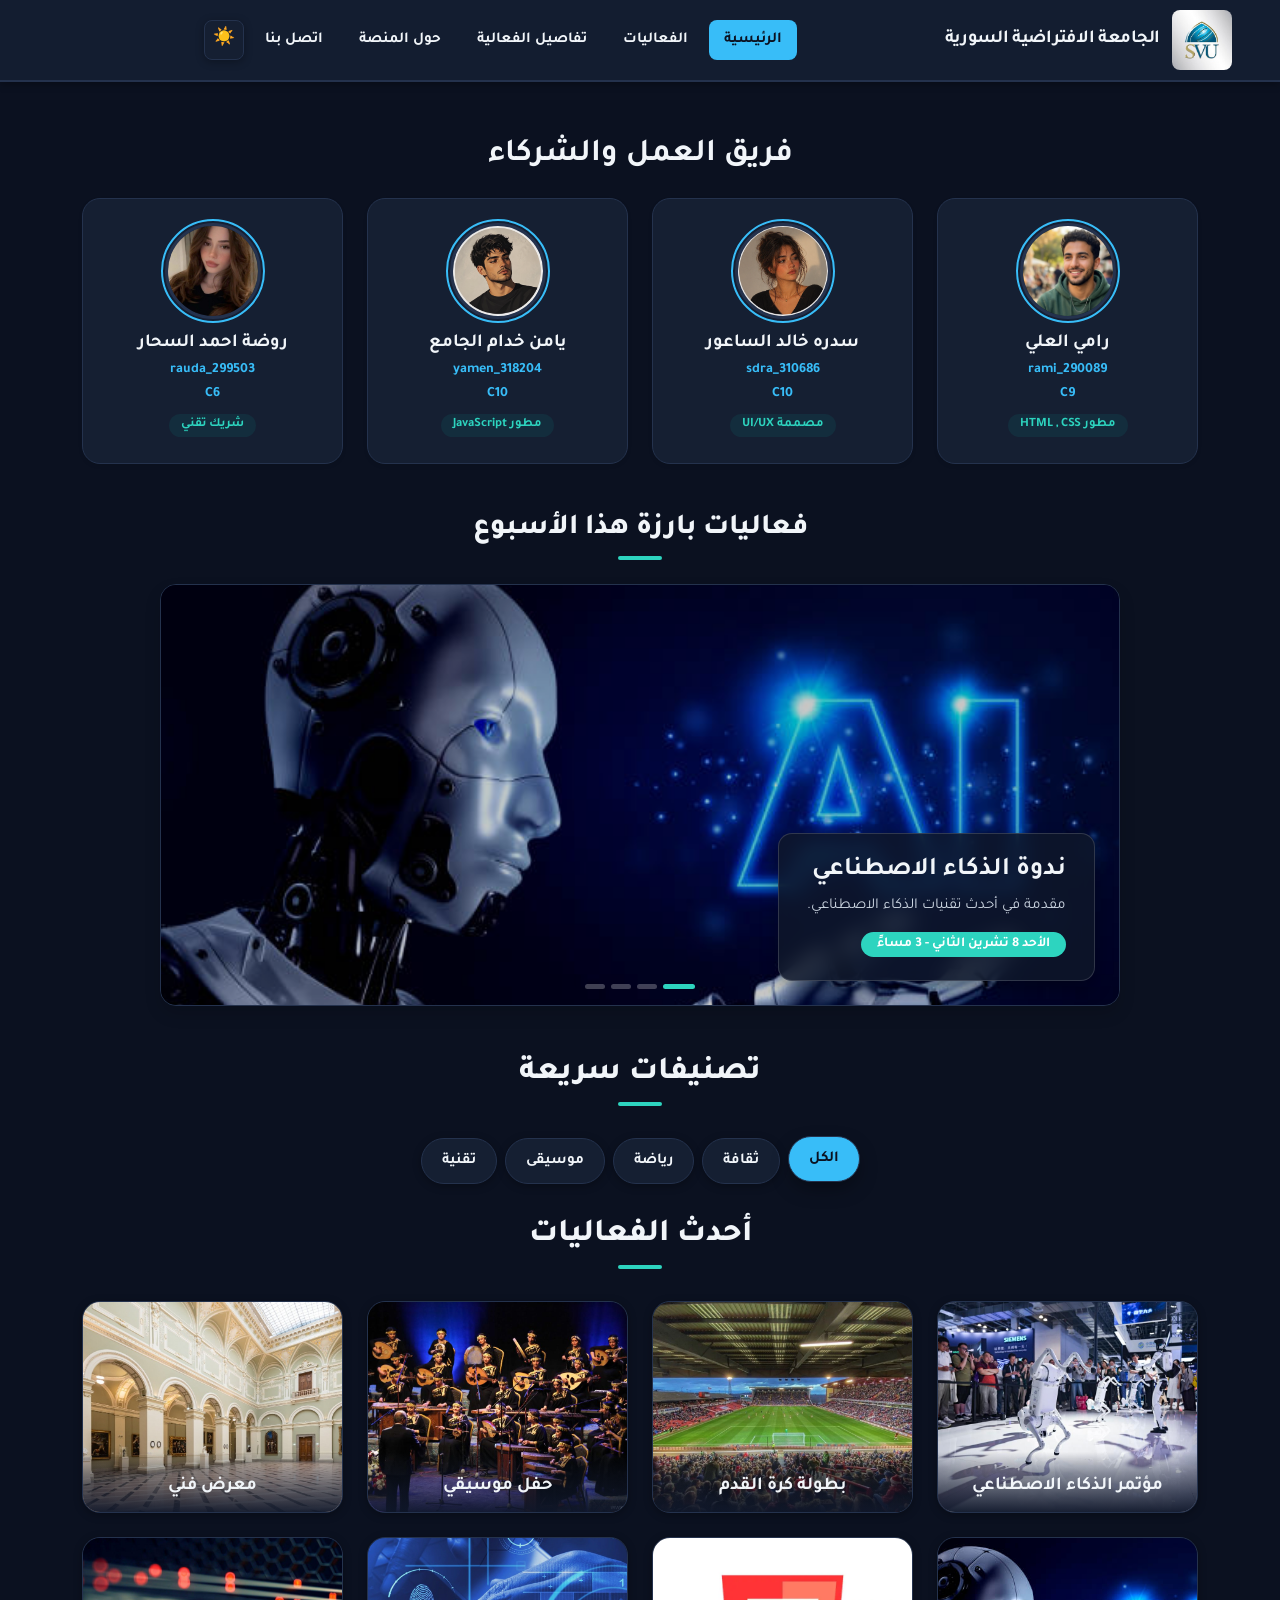
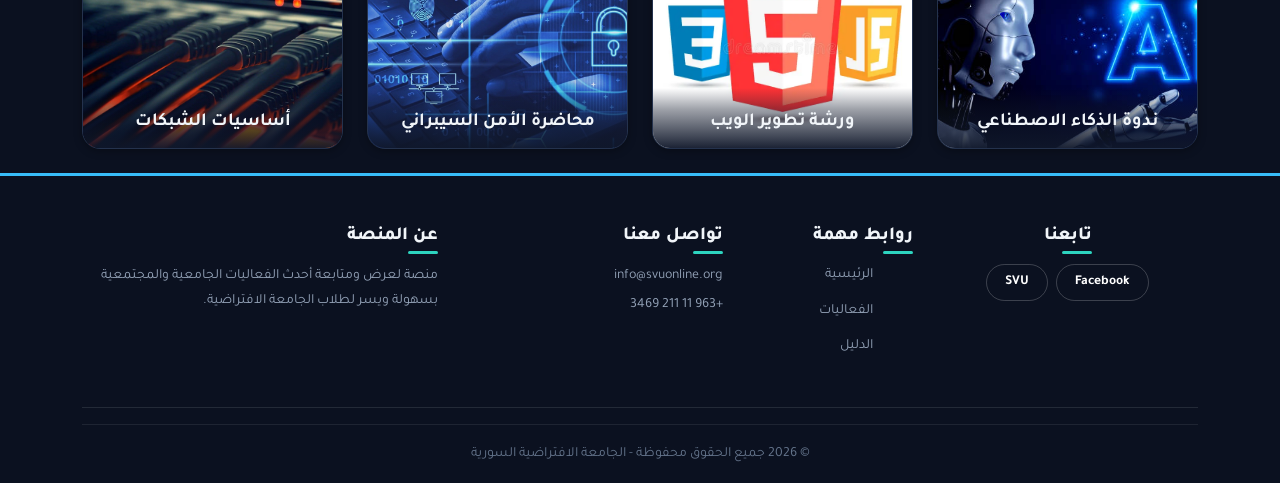
<file: index.html>
<!DOCTYPE html>
<html lang="ar" dir="rtl" id="main-html">

<head>
    <meta charset="UTF-8">
    <meta name="viewport" content="width=device-width, initial-scale=1.0">
    <title id="page-title">فعاليات الجامعة الافتراضية السورية</title>

    <!-- Bootstrap -->
    <link href="https://cdn.jsdelivr.net/npm/bootstrap@5.3.3/dist/css/bootstrap.min.css" rel="stylesheet">

    <!-- CSS -->
    <link rel="stylesheet" href="assets/css/style.css">

</head>

<body>
    <div id="alert-container" class="container mt-3"></div>

    <!-- Bootstrap Alert -->
    <div class="container mt-3">
        <div id="custom-alert" class="alert alert-success alert-dismissible fade show d-none" role="alert">
            <span id="alert-text">تم تسجيلك بهذه الفعالية بنجاح!</span>
            <button type="button" class="btn-close" data-bs-dismiss="alert"></button>
        </div>
    </div>

    <header>
        <nav class="navbar navbar-expand-lg">
            <div class="container-fluid px-4">
                <div class="logo d-flex align-items-center">
                    <img src="assets/img/syrianvirtualuniversity_logo.jfif" alt="شعار الجامعة" style="height: 60px;"
                        class="SVU">
                    <span class="ms-2 fw-bold text-white">الجامعة الافتراضية السورية</span>
                </div>

                <!-- زر القائمة للجوال (Bootstrap collapse) -->
                <button class="navbar-toggler" type="button" data-bs-toggle="collapse" data-bs-target="#navMenu"
                    aria-controls="navMenu" aria-expanded="false" aria-label="تبديل القائمة">
                    <span class="navbar-toggler-icon"></span>
                </button>
                <div class="collapse navbar-collapse" id="navMenu">
                    <div class="nav-links d-flex align-items-center">
                        <a href="index.html" class="nav-link text-white px-3 active">الرئيسية</a>
                        <a href="events.html" class="nav-link text-white px-3">الفعاليات</a>
                        <a href="event.html" class="nav-link text-white px-3">تفاصيل الفعالية</a>
                        <a href="about.html" class="nav-link text-white px-3">حول المنصة</a>
                        <a href="contact.html" class="nav-link text-white px-3">اتصل بنا</a>
                        <div class="theme-switch-wrapper ms-3">
                            <button id="darkModeToggle" class="theme-btn" title="تبديل الإضاءة">
                                <span id="theme-icon">🌙</span>
                            </button>
                        </div>
                    </div>
                </div>
            </div>
        </nav>
    </header>
    <main>

        <section>
            <div class="guide-page-section mb-5 mt-5">
                <div class="container">
                    <h2 class="text-center fw-bold mb-4">فريق العمل والشركاء</h2>
                    <div class="row g-4 text-center justify-content-center">
                        <div class="col-md-3 col-sm-6">
                            <div class="guide-page-member shadow-sm">
                                <img src="assets/img/شريك 3.png" alt="رامي العلي "
                                    onerror="this.onerror=null;this.src='data:image/svg+xml,%3Csvg xmlns=%27http://www.w3.org/2000/svg%27 width=%27150%27 height=%27150%27%3E%3Crect width=%27100%25%27 height=%27100%25%27 fill=%27%23cbd5e1%27/%3E%3C/svg%3E'">
                                <h5 class="fw-bold"> رامي العلي</h5>
                                <p class="small text-primary mb-1">rami_290089<br>C9</p>
                                <span class="badge bg-secondary">مطور HTML , CSS</span>
                            </div>
                        </div>

                        <div class="col-md-3 col-sm-6">
                            <div class="guide-page-member shadow-sm">
                                <img src="assets/img/شريك 2.png" alt="سدره خالد الساعور "
                                    onerror="this.onerror=null;this.src='data:image/svg+xml,%3Csvg xmlns=%27http://www.w3.org/2000/svg%27 width=%27150%27 height=%27150%27%3E%3Crect width=%27100%25%27 height=%27100%25%27 fill=%27%23cbd5e1%27/%3E%3C/svg%3E'">
                                <h5 class="fw-bold">سدره خالد الساعور</h5>
                                <p class="small text-primary mb-1">sdra_310686<br>C10</p>
                                <span class="badge bg-secondary">مصممة UI/UX</span>
                            </div>
                        </div>

                        <div class="col-md-3 col-sm-6">
                            <div class="guide-page-member shadow-sm">
                                <img src="assets/img/شريك 1.png" alt="يامن الجامع"
                                    onerror="this.onerror=null;this.src='data:image/svg+xml,%3Csvg xmlns=%27http://www.w3.org/2000/svg%27 width=%27150%27 height=%27150%27%3E%3Crect width=%27100%25%27 height=%27100%25%27 fill=%27%23cbd5e1%27/%3E%3C/svg%3E'">
                                <h5 class="fw-bold">يامن خدام الجامع </h5>
                                <p class="small text-primary mb-1">yamen_318204<br>C10</p>
                                <span class="badge bg-secondary">مطور JavaScript</span>
                            </div>
                        </div>

                        <div class="col-md-3 col-sm-6">
                            <div class="guide-page-member shadow-sm">
                                <img src="assets/img/شريك 4.jpeg" alt="روضة السحار"
                                    onerror="this.onerror=null;this.src='data:image/svg+xml,%3Csvg xmlns=%27http://www.w3.org/2000/svg%27 width=%27150%27 height=%27150%27%3E%3Crect width=%27100%25%27 height=%27100%25%27 fill=%27%23cbd5e1%27/%3E%3C/svg%3E'">
                                <h5 class="fw-bold"> روضة احمد السحار</h5>
                                <p class="small text-primary mb-1">rauda_299503<br>C6</p>

                                <span class="badge bg-secondary">شريك تقني</span>
                            </div>
                        </div>
                    </div>
                </div>
            </div>
        </section>
        <div class="container mt-4">
            <h2 class="section-title text-center mb-4" id="slider-title" style="font-size: 1.8rem;">فعاليات بارزة هذا
                الأسبوع
            </h2>

            <div class="carousel-container">
                <div id="mainEventsCarousel" class="carousel slide shadow rounded-4 overflow-hidden"
                    data-bs-ride="carousel" data-bs-interval="3000">
                    <div class="carousel-indicators">
                        <button type="button" data-bs-target="#mainEventsCarousel" data-bs-slide-to="0"
                            class="active"></button>
                        <button type="button" data-bs-target="#mainEventsCarousel" data-bs-slide-to="1"></button>
                        <button type="button" data-bs-target="#mainEventsCarousel" data-bs-slide-to="2"></button>
                        <button type="button" data-bs-target="#mainEventsCarousel" data-bs-slide-to="3"></button>
                    </div>

                    <div class="carousel-inner">
                        <div class="carousel-item active">
                            <a href="event.html?id=ai-seminar">
                                <img src="assets/img/ندوة الذكاء الاصطناعي.jpg" class="d-block w-100"
                                    alt="ندوة الذكاء الاصطناعي">
                                <div class="carousel-caption">
                                    <h3 class="fw-bold">ندوة الذكاء الاصطناعي</h3>
                                    <p class="small">مقدمة في أحدث تقنيات الذكاء الاصطناعي.</p>
                                    <span class="badge bg-primary">الأحد 8 تشرين الثاني - 3 مساءً</span>
                                </div>
                            </a>
                        </div>

                        <div class="carousel-item">
                            <a href="event.html?id=web-workshop">
                                <img src="assets/img/ورشة تطوير الويب.webp" class="d-block w-100"
                                    alt="ورشة تطوير الويب">
                                <div class="carousel-caption">
                                    <h3 class="fw-bold">ورشة تطوير الويب</h3>
                                    <p class="small">تعلم أساسيات HTML و CSS و JavaScript.</p>
                                    <span class="badge bg-success">الإثنين 9 تشرين الثاني - 6 مساءً</span>
                                </div>
                            </a>
                        </div>

                        <div class="carousel-item">
                            <a href="event.html?id=cyber-security">
                                <img src="assets/img/الامن السيبراني.jpg" class="d-block w-100" alt="الأمن السيبراني">
                                <div class="carousel-caption">
                                    <h3 class="fw-bold">محاضرة الأمن السيبراني</h3>
                                    <p class="small">كيف تحمي بياناتك على الإنترنت.</p>
                                    <span class="badge bg-danger">الثلاثاء 10 تشرين الثاني - 4 مساءً</span>
                                </div>
                            </a>
                        </div>

                        <div class="carousel-item">
                            <a href="event.html?id=network-basics">
                                <img src="assets/img/شبكات.jpg" class="d-block w-100" alt="أساسيات الشبكات">
                                <div class="carousel-caption">
                                    <h3 class="fw-bold">محاضرة أساسيات الشبكات</h3>
                                    <p class="small">تعلم أهم المفاهيم الأساسية في الشبكات.</p>
                                    <span class="badge bg-warning text-dark">الأربعاء 11 تشرين الثاني - 4 مساءً</span>
                                </div>
                            </a>
                        </div>
                    </div>
                </div>
            </div>
        </div>

        <div class="container mt-5">
            <h2 class="title" id="cat-title">تصنيفات سريعة</h2>
            <div class="categories d-flex flex-wrap gap-2">
                <button class="custom-badge bg-secondary filter-btn active" data-category="الكل"
                    id="cat-all">الكل</button>
                <button class="custom-badge bg-secondary filter-btn" data-category="ثقافة"
                    id="cat-culture">ثقافة</button>
                <button class="custom-badge bg-secondary filter-btn" data-category="رياضة" id="cat-sport">رياضة</button>
                <button class="custom-badge bg-secondary filter-btn" data-category="موسيقى"
                    id="cat-music">موسيقى</button>
                <button class="custom-badge bg-secondary filter-btn" data-category="تقنية" id="cat-tech">تقنية</button>
            </div>
        </div>

        <section>
            <div class="container mt-4">
                <h2 class="title" id="latest-title">أحدث الفعاليات</h2>
                <div class="row" id="eventsGrid">
                    <div class="col-md-6 col-lg-3 mb-4 filter-item" data-category="تقنية">
                        <a href="event.html?id=ai-conference" class="event-card text-decoration-none">
                            <div class="crd">
                                <img src="assets/img/مؤتمر الذكاء الاصطناعي.png" class="w-100"
                                    alt="مؤتمر الذكاء الاصطناعي">
                                <div class="overlay">
                                    <h3 class="grid-ai-title">مؤتمر الذكاء الاصطناعي</h3>
                                </div>
                            </div>
                        </a>
                    </div>

                    <div class="col-md-6 col-lg-3 mb-4 filter-item" data-category="رياضة">
                        <a href="event.html?id=football-match" class="event-card text-decoration-none">
                            <div class="crd">
                                <img src="assets/img/football.png" class="w-100" alt="بطولة كرة القدم">
                                <div class="overlay">
                                    <h3 class="grid-foot-title">بطولة كرة القدم</h3>
                                </div>
                            </div>
                        </a>
                    </div>

                    <div class="col-md-6 col-lg-3 mb-4 filter-item" data-category="موسيقى">
                        <a href="event.html?id=music-concert" class="event-card text-decoration-none">
                            <div class="crd">
                                <img src="assets/img/موسيقى.jpg" class="w-100" alt="حفل موسيقي">
                                <div class="overlay">
                                    <h3 class="grid-music-title">حفل موسيقي</h3>
                                </div>
                            </div>
                        </a>
                    </div>

                    <div class="col-md-6 col-lg-3 mb-4 filter-item" data-category="ثقافة">
                        <a href="event.html?id=art-exhibition" class="event-card text-decoration-none">
                            <div class="crd">
                                <img src="assets/img/معرض فني.jpg" class="w-100" alt="معرض فني">
                                <div class="overlay">
                                    <h3 class="grid-art-title">معرض فني</h3>
                                </div>
                            </div>
                        </a>
                    </div>

                    <div class="col-md-6 col-lg-3 mb-4 filter-item" data-category="تقنية">
                        <a href="event.html?id=ai-seminar" class="event-card text-decoration-none">
                            <div class="crd">
                                <img src="assets/img/ندوة الذكاء الاصطناعي.jpg" class="w-100"
                                    alt="ندوة الذكاء الاصطناعي">
                                <div class="overlay">
                                    <h3>ندوة الذكاء الاصطناعي</h3>
                                </div>
                            </div>
                        </a>
                    </div>

                    <div class="col-md-6 col-lg-3 mb-4 filter-item" data-category="تقنية">
                        <a href="event.html?id=web-workshop" class="event-card text-decoration-none">
                            <div class="crd">
                                <img src="assets/img/ورشة تطوير الويب.webp" class="w-100" alt="ورشة تطوير الويب">
                                <div class="overlay">
                                    <h3>ورشة تطوير الويب</h3>
                                </div>
                            </div>
                        </a>
                    </div>

                    <div class="col-md-6 col-lg-3 mb-4 filter-item" data-category="تقنية">
                        <a href="event.html?id=cyber-security" class="event-card text-decoration-none">
                            <div class="crd">
                                <img src="assets/img/الامن السيبراني.jpg" class="w-100" alt="محاضرة الأمن السيبراني">
                                <div class="overlay">
                                    <h3>محاضرة الأمن السيبراني</h3>
                                </div>
                            </div>
                        </a>
                    </div>

                    <div class="col-md-6 col-lg-3 mb-4 filter-item" data-category="تقنية">
                        <a href="event.html?id=network-basics" class="event-card text-decoration-none">
                            <div class="crd">
                                <img src="assets/img/شبكات.jpg" class="w-100" alt="أساسيات الشبكات">
                                <div class="overlay">
                                    <h3>أساسيات الشبكات</h3>
                                </div>
                            </div>
                        </a>
                    </div>
                </div>
            </div>
        </section>



    </main>
    <footer class="site-footer bg-dark text-white pt-5 pb-3">
        <div class="container text-end">
            <div class="row g-4 flex-row-reverse">

                <div class="col-md-4">
                    <h5 class="footer-heading mb-3">عن المنصة</h5>
                    <p class="footer-text small">منصة لعرض ومتابعة أحدث الفعاليات الجامعية والمجتمعية بسهولة ويسر لطلاب
                        الجامعة الافتراضية.</p>
                </div>

                <div class="col-md-3">
                    <h5 class="footer-heading mb-3">تواصل معنا</h5>
                    <p class="footer-text small mb-1">info@svuonline.org </p>
                    <p class="footer-text small">+963 11 211 3469 </p>
                </div>

                <div class="col-md-2">
                    <h5 class="footer-heading mb-3">روابط مهمة</h5>
                    <ul class="list-unstyled small">
                        <li class="mb-1"><a href="index.html" class="footer-link">الرئيسية</a></li>
                        <li class="mb-1"><a href="events.html" class="footer-link">الفعاليات</a></li>
                        <li class="mb-1"><a href="about.html" class="footer-link">الدليل</a></li>
                    </ul>
                </div>

                <div class="col-md-3 text-center">
                    <h5 class="footer-heading mb-3">تابعنا</h5>
                    <div class="d-flex justify-content-center gap-2">
                        <a href="https://www.facebook.com/share/1CD3yiC2pG/" target="_blank"
                            class="footer-social-btn">Facebook</a>
                        <a href="https://svuis.svuonline.org/SVUIS/index.php" target="_blank"
                            class="footer-social-btn">SVU</a>
                    </div>
                </div>
            </div>

            <hr class="mt-4 border-secondary opacity-25">
            <div class="text-center small footer-copyright">
                © 2026 جميع الحقوق محفوظة - الجامعة الافتراضية السورية
            </div>
        </div>
    </footer>

    <button id="backToTop" class="btn btn-primary rounded-circle position-fixed bottom-0 start-0 m-4"
        onclick="scrollToTop()" style="display:none; z-index: 1000;">↑</button>

    <!-- JS Scripts -->
    <script src="https://cdn.jsdelivr.net/npm/bootstrap@5.3.3/dist/js/bootstrap.bundle.min.js"></script>
    <script src="assets/js/main.js"></script>

</body>

</html>
</file>
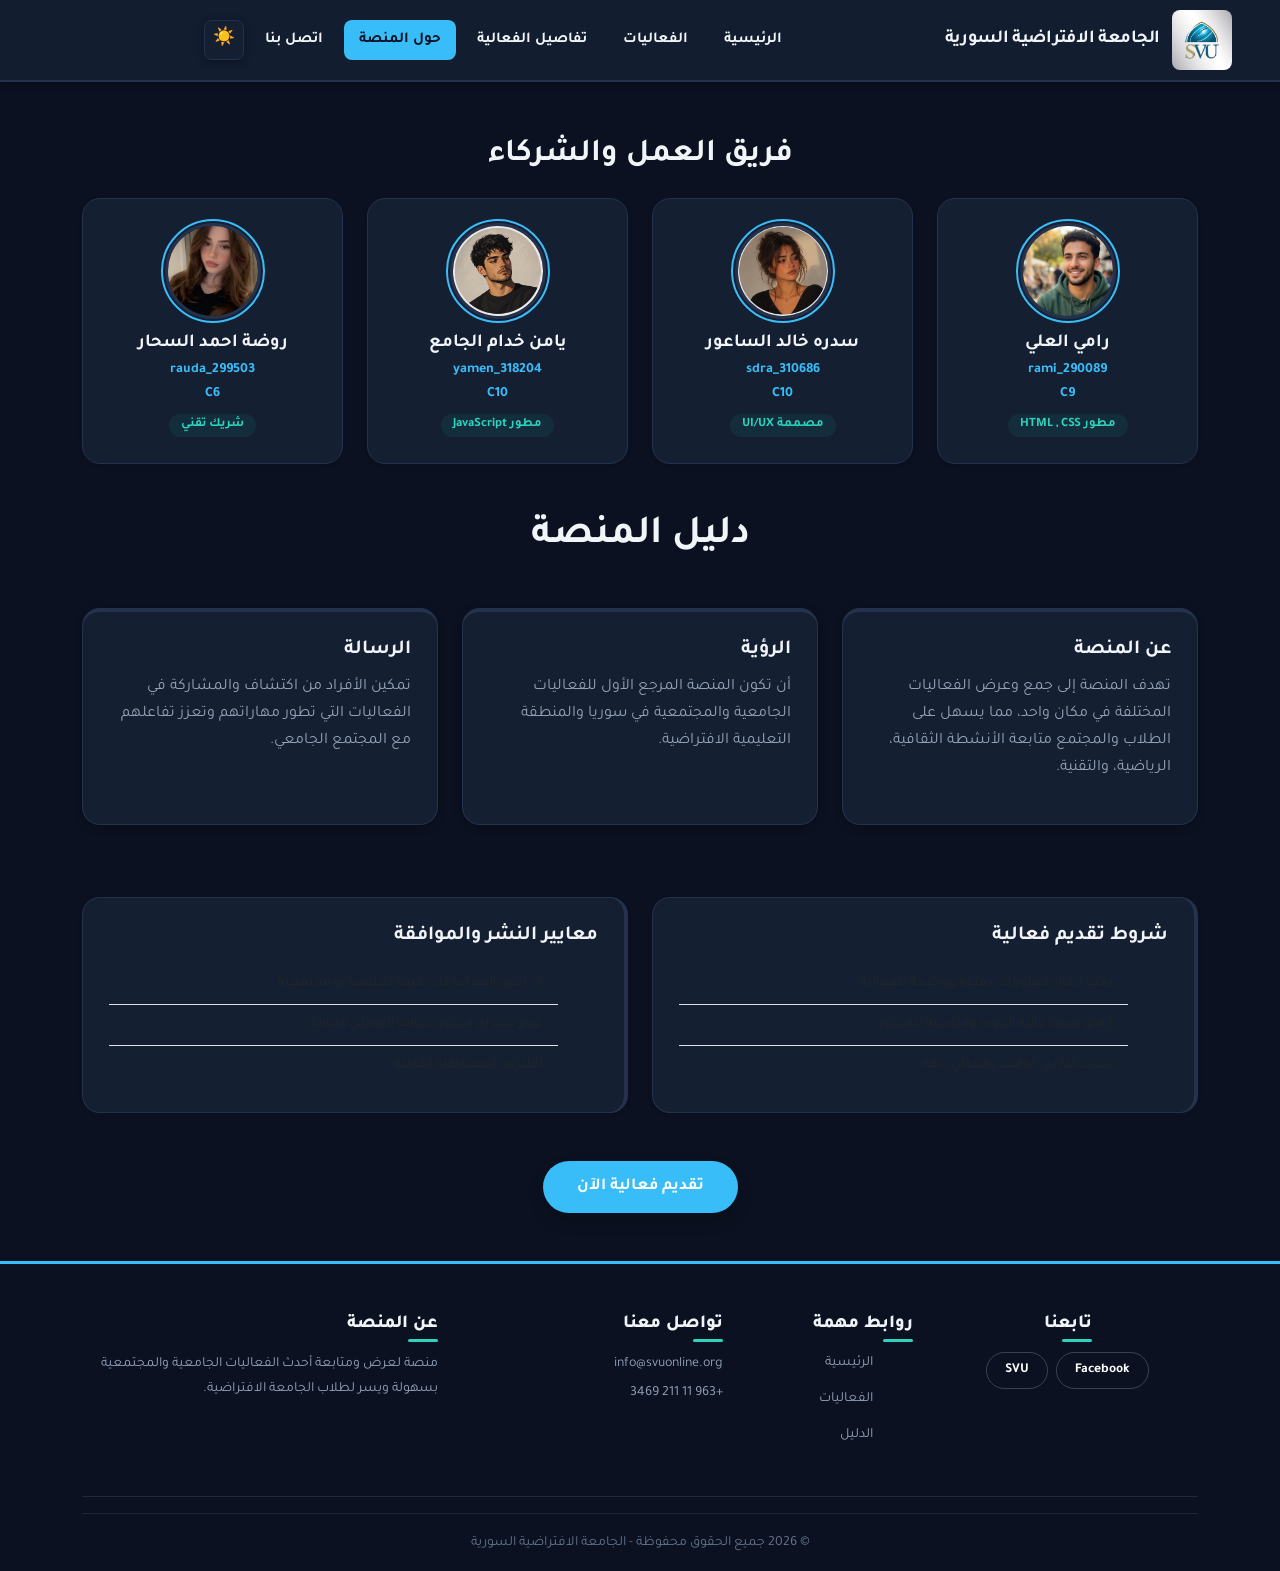
<file: about.html>
<!DOCTYPE html>
<html lang="ar" dir="rtl">

<head>
    <meta charset="UTF-8">
    <meta name="viewport" content="width=device-width, initial-scale=1.0">
    <title>دليل المنصة - الجامعة الافتراضية السورية</title>

    <!-- Bootstrap -->
    <link href="https://cdn.jsdelivr.net/npm/bootstrap@5.3.3/dist/css/bootstrap.min.css" rel="stylesheet">

    <!-- CSS -->
    <link rel="stylesheet" href="assets/css/style.css">
</head>
<body class="bg-light">


        <header>
<nav class="navbar navbar-expand-lg">
            <div class="container-fluid px-4">
                <div class="logo d-flex align-items-center">
                    <img src="assets/img/syrianvirtualuniversity_logo.jfif" alt="شعار الجامعة" style="height: 60px;"
                        class="SVU">
                    <span class="ms-2 fw-bold text-white">الجامعة الافتراضية السورية</span>
                </div>

                <!-- زر القائمة للجوال (Bootstrap collapse) -->
                <button class="navbar-toggler" type="button" data-bs-toggle="collapse" data-bs-target="#navMenu" aria-controls="navMenu" aria-expanded="false" aria-label="تبديل القائمة">
                    <span class="navbar-toggler-icon"></span>
                </button>
                <div class="collapse navbar-collapse" id="navMenu">
                <div class="nav-links d-flex align-items-center">
                    <a href="index.html" class="nav-link text-white px-3">الرئيسية</a>
                    <a href="events.html" class="nav-link text-white px-3">الفعاليات</a>
                    <a href="event.html" class="nav-link text-white px-3">تفاصيل الفعالية</a>
                    <a href="about.html" class="nav-link text-white px-3 active">حول المنصة</a>
                    <a href="contact.html" class="nav-link text-white px-3">اتصل بنا</a>
                    <div class="theme-switch-wrapper ms-3">
                        <button id="darkModeToggle" class="theme-btn" title="تبديل الإضاءة">
                            <span id="theme-icon">🌙</span>
                        </button>
                    </div>
                </div>
            </div>
            </div>
        </nav>
</header>
<main>
    <section>
        <div class="guide-page-section mb-5 mt-5">
            <div class="container">
                <h2 class="text-center fw-bold mb-4">فريق العمل والشركاء</h2>
                <div class="row g-4 text-center justify-content-center">
                    <div class="col-md-3 col-sm-6">
                        <div class="guide-page-member shadow-sm">
                            <img src="assets/img/شريك 3.png" alt="رامي العلي "
                                onerror="this.onerror=null;this.src='data:image/svg+xml,%3Csvg xmlns=%27http://www.w3.org/2000/svg%27 width=%27150%27 height=%27150%27%3E%3Crect width=%27100%25%27 height=%27100%25%27 fill=%27%23cbd5e1%27/%3E%3C/svg%3E'">
                            <h5 class="fw-bold"> رامي العلي</h5>
                            <p class="small text-primary mb-1">rami_290089<br>C9</p>
                            <span class="badge bg-secondary">مطور HTML , CSS</span>
                        </div>
                    </div>

                    <div class="col-md-3 col-sm-6">
                        <div class="guide-page-member shadow-sm">
                            <img src="assets/img/شريك 2.png" alt="سدره خالد الساعور "
                                onerror="this.onerror=null;this.src='data:image/svg+xml,%3Csvg xmlns=%27http://www.w3.org/2000/svg%27 width=%27150%27 height=%27150%27%3E%3Crect width=%27100%25%27 height=%27100%25%27 fill=%27%23cbd5e1%27/%3E%3C/svg%3E'">
                            <h5 class="fw-bold">سدره خالد الساعور</h5>
                            <p class="small text-primary mb-1">sdra_310686<br>C10</p>
                            <span class="badge bg-secondary">مصممة UI/UX</span>
                        </div>
                    </div>

                    <div class="col-md-3 col-sm-6">
                        <div class="guide-page-member shadow-sm">
                            <img src="assets/img/شريك 1.png" alt="يامن الجامع"
                                onerror="this.onerror=null;this.src='data:image/svg+xml,%3Csvg xmlns=%27http://www.w3.org/2000/svg%27 width=%27150%27 height=%27150%27%3E%3Crect width=%27100%25%27 height=%27100%25%27 fill=%27%23cbd5e1%27/%3E%3C/svg%3E'">
                            <h5 class="fw-bold">يامن خدام الجامع </h5>
                            <p class="small text-primary mb-1">yamen_318204<br>C10</p>
                            <span class="badge bg-secondary">مطور JavaScript</span>
                        </div>
                    </div>

                    <div class="col-md-3 col-sm-6">
                        <div class="guide-page-member shadow-sm">
                            <img src="assets/img/شريك 4.jpeg" alt="روضة السحار"
                                onerror="this.onerror=null;this.src='data:image/svg+xml,%3Csvg xmlns=%27http://www.w3.org/2000/svg%27 width=%27150%27 height=%27150%27%3E%3Crect width=%27100%25%27 height=%27100%25%27 fill=%27%23cbd5e1%27/%3E%3C/svg%3E'">
                            <h5 class="fw-bold"> روضة احمد السحار</h5>
                            <p class="small text-primary mb-1">rauda_299503<br>C6</p>

                            <span class="badge bg-secondary">شريك تقني</span>
                        </div>
                    </div>
                </div>
            </div>
        </div>
    </section>

    <div class="container my-5">
        <h1 class="text-center fw-bold mb-5 text-primary">دليل المنصة</h1>

        <div class="row g-4 mb-5">
            <div class="col-md-4">
                <div class="info-box border-top border-primary border-4">
                    <h2 class="h4 text-primary fw-bold">عن المنصة</h2>
                    <p class="text-muted">تهدف المنصة إلى جمع وعرض الفعاليات المختلفة في مكان واحد، مما يسهل على الطلاب
                        والمجتمع متابعة الأنشطة الثقافية، الرياضية، والتقنية.</p>
                </div>
            </div>
            <div class="col-md-4">
                <div class="info-box border-top border-primary border-4">
                    <h2 class="h4 text-primary fw-bold">الرؤية</h2>
                    <p class="text-muted">أن تكون المنصة المرجع الأول للفعاليات الجامعية والمجتمعية في سوريا والمنطقة
                        التعليمية الافتراضية.</p>
                </div>
            </div>
            <div class="col-md-4">
                <div class="info-box border-top border-primary border-4">
                    <h2 class="h4 text-primary fw-bold">الرسالة</h2>
                    <p class="text-muted">تمكين الأفراد من اكتشاف والمشاركة في الفعاليات التي تطور مهاراتهم وتعزز
                        تفاعلهم مع
                        المجتمع الجامعي.</p>
                </div>
            </div>
        </div>



        <div class="row g-4 mt-5">
            <div class="col-md-6">
                <div class="policy-box border-start border-primary border-4 shadow-sm">
                    <h2 class="h4 fw-bold mb-3 text-dark">شروط تقديم فعالية</h2>
                    <ul class="list-group list-group-flush small">
                        <li class="list-group-item bg-transparent"> يجب إدخال معلومات دقيقة وواضحة للفعالية.</li>
                        <li class="list-group-item bg-transparent"> إرفاق صورة عالية الجودة ومناسبة للمحتوى.</li>
                        <li class="list-group-item bg-transparent"> تحديد التاريخ، الوقت، والمكان بدقة.</li>
                    </ul>
                </div>
            </div>

            <div class="col-md-6">
                <div class="policy-box border-start border-primary border-4 shadow-sm">
                    <h2 class="h4 fw-bold mb-3 text-dark">معايير النشر والموافقة</h2>
                    <ul class="list-group list-group-flush small">
                        <li class="list-group-item bg-transparent"> أن تكون الفعالية ذات قيمة تعليمية أو مجتمعية.</li>
                        <li class="list-group-item bg-transparent"> عدم نشر أي محتوى يخالف القوانين العامة.</li>
                        <li class="list-group-item bg-transparent"> الالتزام بالمصداقية الكاملة.</li>
                    </ul>
                </div>
            </div>
        </div>

        <div class="text-center mt-5">
            <a href="contact.html" class="guide-page-btn shadow">تقديم فعالية الآن</a>
        </div>
    </div>
</main>


<footer class="site-footer bg-dark text-white pt-5 pb-3">
    <div class="container text-end">
        <div class="row g-4 flex-row-reverse">

            <div class="col-md-4">
                <h5 class="footer-heading mb-3">عن المنصة</h5>
                <p class="footer-text small">منصة لعرض ومتابعة أحدث الفعاليات الجامعية والمجتمعية بسهولة ويسر لطلاب
                    الجامعة الافتراضية.</p>
            </div>

            <div class="col-md-3">
                <h5 class="footer-heading mb-3">تواصل معنا</h5>
                <p class="footer-text small mb-1">info@svuonline.org </p>
                <p class="footer-text small">+963 11 211 3469 </p>
            </div>

            <div class="col-md-2">
                <h5 class="footer-heading mb-3">روابط مهمة</h5>
                <ul class="list-unstyled small">
                    <li class="mb-1"><a href="index.html" class="footer-link">الرئيسية</a></li>
                    <li class="mb-1"><a href="events.html" class="footer-link">الفعاليات</a></li>
                    <li class="mb-1"><a href="about.html" class="footer-link">الدليل</a></li>
                </ul>
            </div>

            <div class="col-md-3 text-center">
                <h5 class="footer-heading mb-3">تابعنا</h5>
                <div class="d-flex justify-content-center gap-2">
                    <a href="https://www.facebook.com/share/1CD3yiC2pG/" target="_blank"
                        class="footer-social-btn">Facebook</a>
                    <a href="https://svuis.svuonline.org/SVUIS/index.php" target="_blank"
                        class="footer-social-btn">SVU</a>
                </div>
            </div>
        </div>

        <hr class="mt-4 border-secondary opacity-25">
        <div class="text-center small footer-copyright">
            © 2026 جميع الحقوق محفوظة - الجامعة الافتراضية السورية
        </div>
    </div>
</footer>

<button id="backToTop" class="btn btn-primary rounded-circle position-fixed bottom-0 start-0 m-4"
    onclick="scrollToTop()" style="display:none; z-index: 1000;">↑</button>

<!-- JS Scripts -->
<script src="https://cdn.jsdelivr.net/npm/bootstrap@5.3.0/dist/js/bootstrap.bundle.min.js"></script>
<script src="assets/js/main.js"></script>
</body>

</html>
</file>
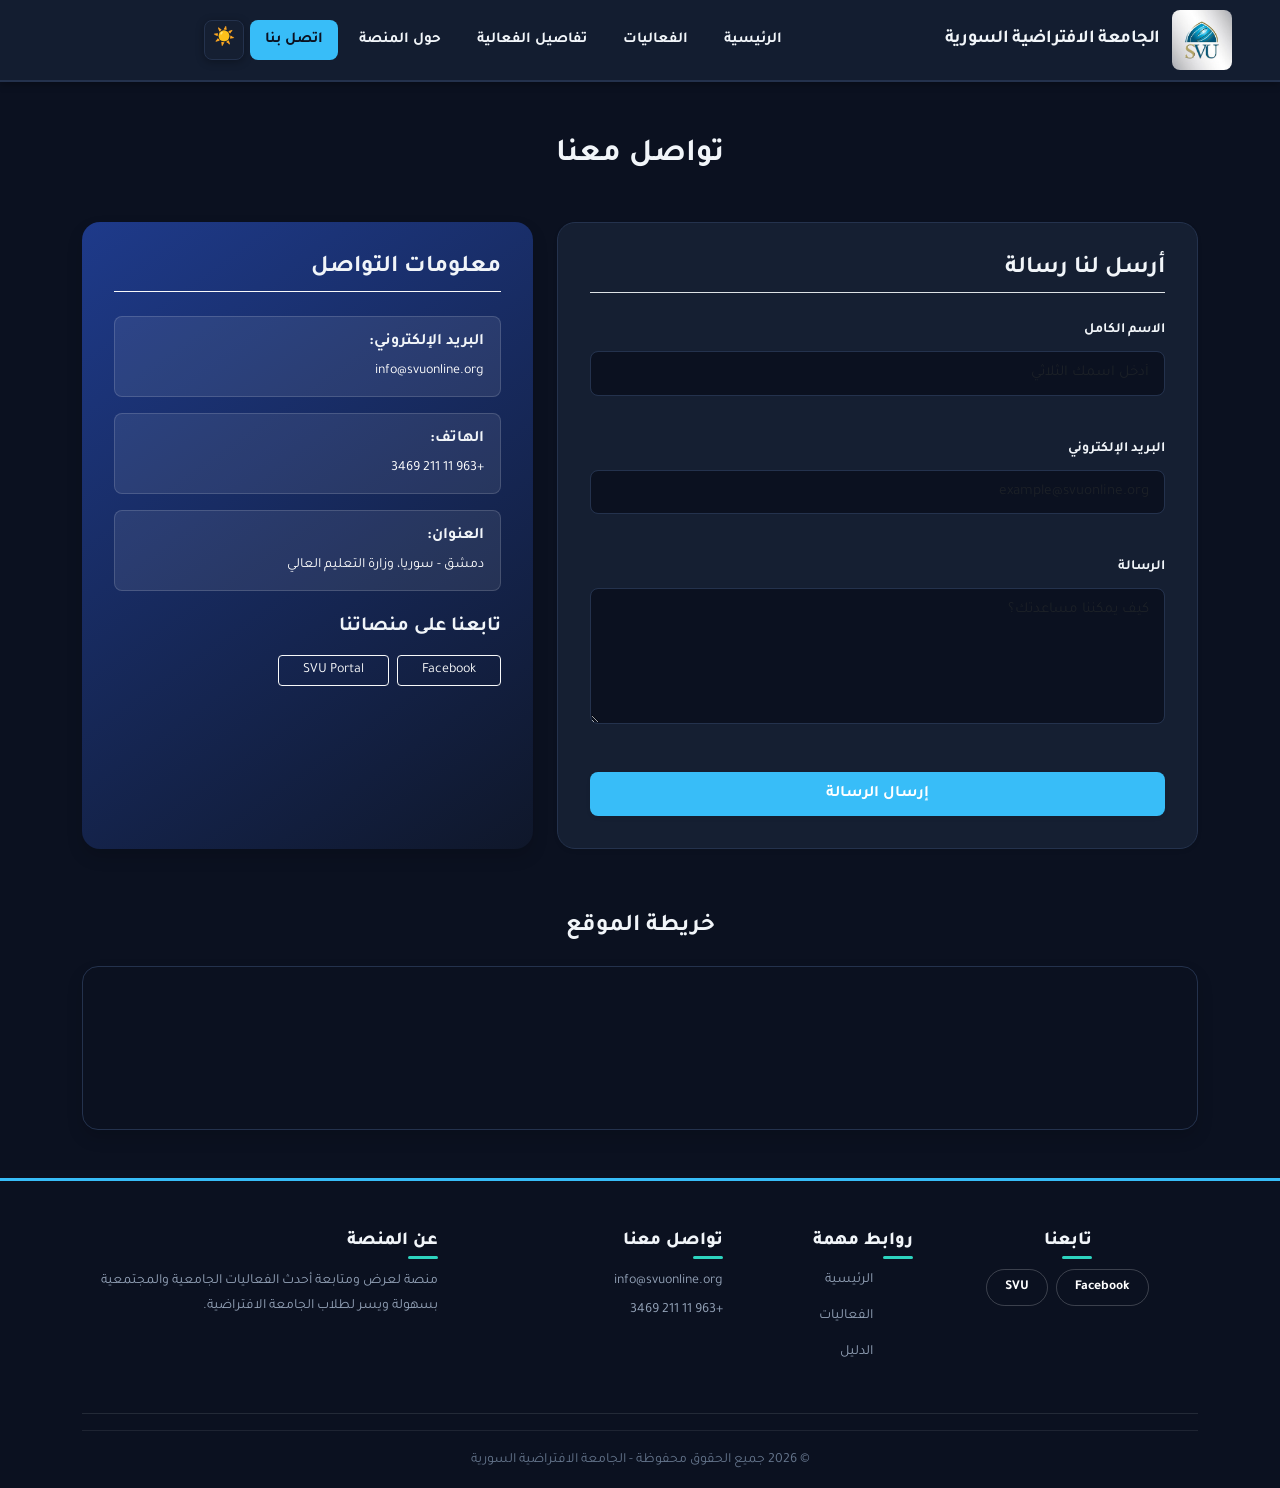
<file: contact.html>
<!DOCTYPE html>
<html lang="ar" dir="rtl">

<head>
    <meta charset="UTF-8">
    <meta name="viewport" content="width=device-width, initial-scale=1.0">
    <title>اتصل بنا - الجامعة الافتراضية السورية</title>

    <!-- Bootstrap -->
    <link href="https://cdn.jsdelivr.net/npm/bootstrap@5.3.3/dist/css/bootstrap.min.css" rel="stylesheet">

    <!-- CSS -->
    <link rel="stylesheet" href="assets/css/style.css">

</head>
<body class="bg-light">


        <header>
<nav class="navbar navbar-expand-lg">
            <div class="container-fluid px-4">
                <div class="logo d-flex align-items-center">
                    <img src="assets/img/syrianvirtualuniversity_logo.jfif" alt="شعار الجامعة" style="height: 60px;"
                        class="SVU">
                    <span class="ms-2 fw-bold text-white">الجامعة الافتراضية السورية</span>
                </div>

                <!-- زر القائمة للجوال (Bootstrap collapse) -->
                <button class="navbar-toggler" type="button" data-bs-toggle="collapse" data-bs-target="#navMenu" aria-controls="navMenu" aria-expanded="false" aria-label="تبديل القائمة">
                    <span class="navbar-toggler-icon"></span>
                </button>
                <div class="collapse navbar-collapse" id="navMenu">
                <div class="nav-links d-flex align-items-center">
                    <a href="index.html" class="nav-link text-white px-3">الرئيسية</a>
                    <a href="events.html" class="nav-link text-white px-3">الفعاليات</a>
                    <a href="event.html" class="nav-link text-white px-3">تفاصيل الفعالية</a>
                    <a href="about.html" class="nav-link text-white px-3">حول المنصة</a>
                    <a href="contact.html" class="nav-link text-white px-3 active">اتصل بنا</a>

                    <div class="theme-switch-wrapper ms-3">
                        <button id="darkModeToggle" class="theme-btn" title="تبديل الإضاءة">
                            <span id="theme-icon">🌙</span>
                        </button>
                    </div>
                </div>
            </div>
            </div>
        </nav>
</header>
<main>
<div class="container my-5">
    <h2 class="text-center fw-bold mb-5 text-primary">تواصل معنا</h2>

    <div class="row g-4 mb-5">
        <div class="col-lg-7">
            <div class="contact-page-box shadow-sm border-0">
                <h3 class="h4 fw-bold mb-4 border-bottom pb-2">أرسل لنا رسالة</h3>
                <!-- novalidate: نعتمد التحقق المخصص في main.js مع رسائل Bootstrap Alerts -->
                <form id="contactForm" onsubmit="return validateForm()" class="needs-validation" novalidate>

                    <div class="mb-3">
                        <label for="name" class="form-label small fw-bold">الاسم الكامل</label>
                        <input type="text" id="name" class="form-control" placeholder="أدخل اسمك الثلاثي" required>
                        <div class="contact-page-error" id="nameError"></div>
                    </div>

                    <div class="mb-3">
                        <label for="email" class="form-label small fw-bold">البريد الإلكتروني</label>
                        <input type="email" id="email" class="form-control" placeholder="example@svuonline.org"
                            required>
                        <div class="contact-page-error" id="emailError"></div>
                    </div>

                    <div class="mb-4">
                        <label for="message" class="form-label small fw-bold">الرسالة</label>
                        <textarea id="message" class="form-control" rows="5"
                            placeholder="كيف يمكننا مساعدتك؟"></textarea>
                        <div class="contact-page-error" id="msgError"></div>
                    </div>

                    <button type="submit" class="btn btn-primary contact-page-btn shadow-sm">إرسال الرسالة</button>
                </form>
            </div>
        </div>

        <div class="col-lg-5">
            <div class="contact-page-box contact-page-info bg-primary text-white border-0 shadow">
                <h3 class="h4 fw-bold mb-4 border-bottom border-light pb-2 text-white">معلومات التواصل</h3>

                <div class="info-item d-flex align-items-center mb-3">
                    <div class="ms-3 w-100">
                        <strong class="d-block mb-1">البريد الإلكتروني:</strong>
                        <p class="mb-0 text-white-50 small">info@svuonline.org</p>
                    </div>
                </div>

                <div class="info-item d-flex align-items-center mb-3">
                    <div class="ms-3 w-100">
                        <strong class="d-block mb-1">الهاتف:</strong>
                        <p class="mb-0 text-white-50 small">+963 11 211 3469</p>
                    </div>
                </div>

                <div class="info-item d-flex align-items-center mb-4">
                    <div class="ms-3 w-100">
                        <strong class="d-block mb-1">العنوان:</strong>
                        <p class="mb-0 text-white-50 small">دمشق - سوريا، وزارة التعليم العالي</p>
                    </div>
                </div>

                <h3 class="h5 fw-bold mb-3 text-white">تابعنا على منصاتنا</h3>
                <div class="d-flex gap-2">
                    <a href="https://www.facebook.com/share/1CD3yiC2pG/" target="_blank"
                        class="btn btn-outline-light btn-sm px-4">Facebook</a>
                    <a href="https://svuis.svuonline.org/SVUIS/index.php" target="_blank"
                        class="btn btn-outline-light btn-sm px-4">SVU Portal</a>
                </div>
            </div>
        </div>
    </div>

    <div class="map-section mt-5 pt-3">
        <h3 class="h4 fw-bold mb-4 text-center">خريطة الموقع</h3>
        <div class="map-container rounded-4 shadow">
            <iframe
                src="https://www.google.com/maps?q=Syrian+Virtual+University+Damascus&output=embed"
                width="100%" height="100%" style="border:0;" allowfullscreen="" loading="lazy"
                referrerpolicy="no-referrer-when-downgrade">
            </iframe>
        </div>
    </div>
</div>
</main>

<footer class="site-footer bg-dark text-white pt-5 pb-3">
    <div class="container text-end">
        <div class="row g-4 flex-row-reverse">
            <div class="col-md-4">
                <h5 class="footer-heading mb-3">عن المنصة</h5>
                <p class="footer-text small">منصة لعرض ومتابعة أحدث الفعاليات الجامعية والمجتمعية بسهولة ويسر لطلاب
                    الجامعة الافتراضية.</p>
            </div>

            <div class="col-md-3">
                <h5 class="footer-heading mb-3">تواصل معنا</h5>
                <p class="footer-text small mb-1">info@svuonline.org </p>
                <p class="footer-text small">+963 11 211 3469 </p>
            </div>

            <div class="col-md-2">
                <h5 class="footer-heading mb-3">روابط مهمة</h5>
                <ul class="list-unstyled small">
                    <li class="mb-1"><a href="index.html" class="footer-link">الرئيسية</a></li>
                    <li class="mb-1"><a href="events.html" class="footer-link">الفعاليات</a></li>
                    <li class="mb-1"><a href="about.html" class="footer-link">الدليل</a></li>
                </ul>
            </div>

            <div class="col-md-3 text-center">
                <h5 class="footer-heading mb-3">تابعنا</h5>
                <div class="d-flex justify-content-center gap-2">
                    <a href="https://www.facebook.com/share/1CD3yiC2pG/" target="_blank"
                        class="footer-social-btn">Facebook</a>
                    <a href="https://svuis.svuonline.org/SVUIS/index.php" target="_blank"
                        class="footer-social-btn">SVU</a>
                </div>
            </div>
        </div>

        <hr class="mt-4 border-secondary opacity-25">
        <div class="text-center small footer-copyright">
            © 2026 جميع الحقوق محفوظة - الجامعة الافتراضية السورية
        </div>
    </div>
</footer>

<button id="backToTop" class="btn btn-primary rounded-circle position-fixed bottom-0 start-0 m-4"
    onclick="scrollToTop()" style="display:none; z-index: 1000;">↑</button>

<!-- JS Scripts -->
<script src="https://cdn.jsdelivr.net/npm/bootstrap@5.3.0/dist/js/bootstrap.bundle.min.js"></script>
<script src="assets/js/main.js"></script>
</body>

</html>
</file>
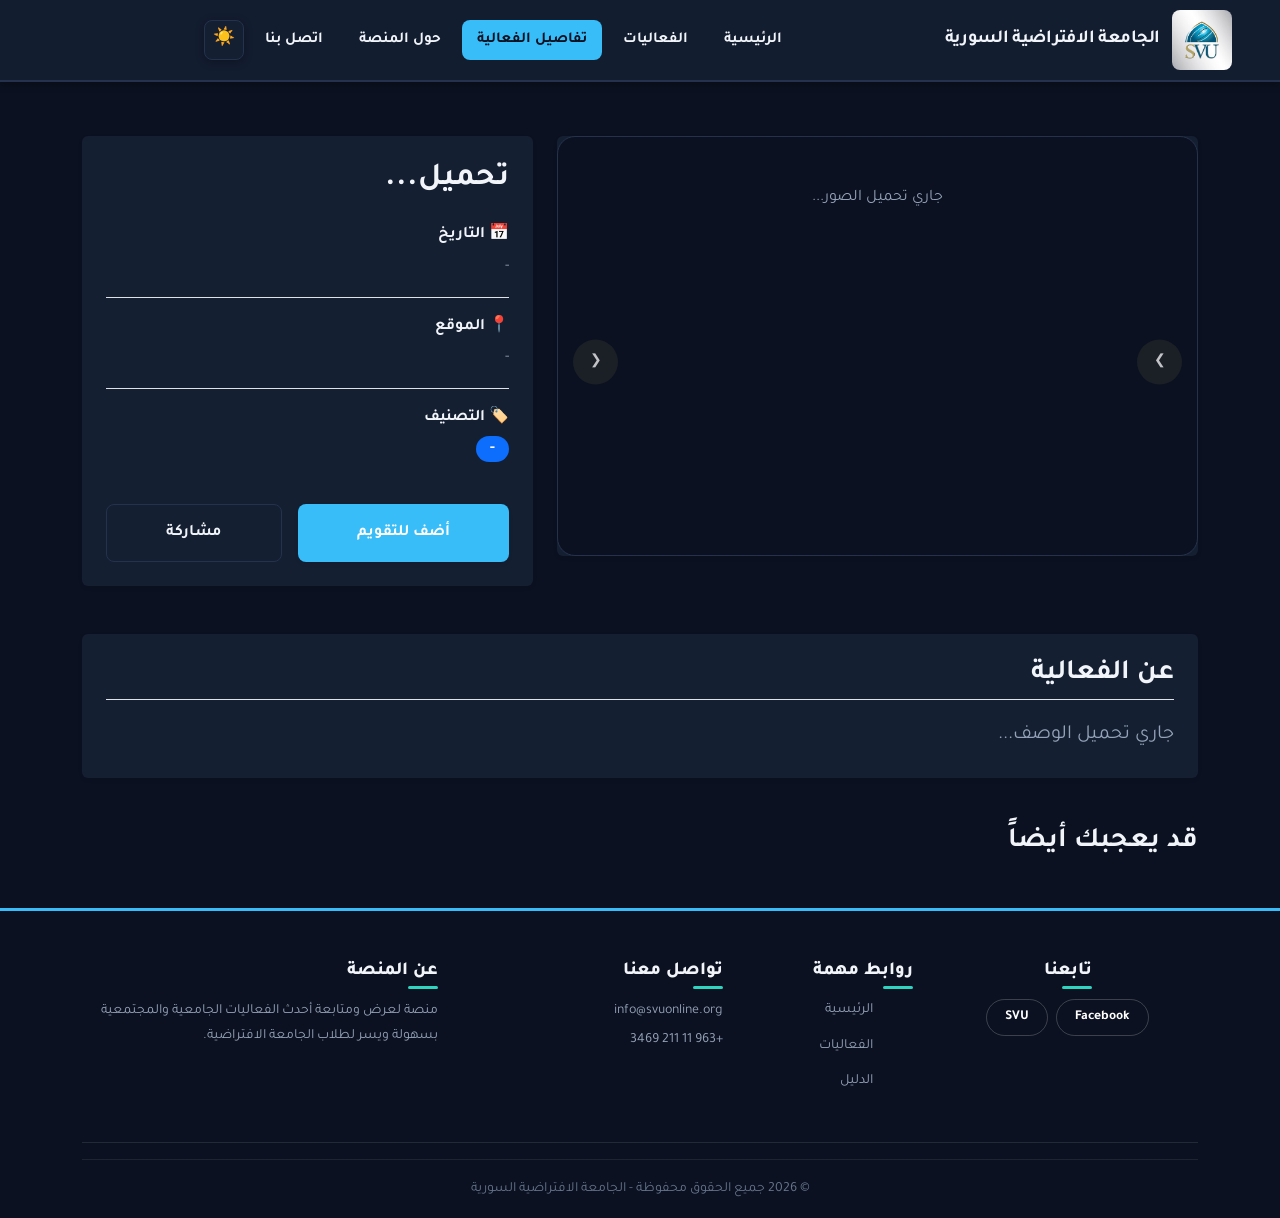
<file: event.html>
<!DOCTYPE html>
<html lang="ar" dir="rtl">

<head>
    <meta charset="UTF-8">
    <meta name="viewport" content="width=device-width, initial-scale=1.0">
    <title>تفاصيل الفعالية - المنصة الجامعية</title>

    <!-- Bootstrap -->
    <link href="https://cdn.jsdelivr.net/npm/bootstrap@5.3.3/dist/css/bootstrap.min.css" rel="stylesheet">
    <link rel="stylesheet" href="assets/css/style.css">


</head>

<body class="bg-light">

    <div id="alert-container" class="position-fixed top-0 start-50 translate-middle-x mt-3"
        style="z-index: 2000; min-width: 300px;"></div>

    <header>
        <nav class="navbar navbar-expand-lg">
            <div class="container-fluid px-4">
                <div class="logo d-flex align-items-center">
                    <img src="assets/img/syrianvirtualuniversity_logo.jfif" alt="شعار الجامعة" style="height: 60px;"
                        class="SVU" onerror="this.style.display='none'">
                    <span class="ms-2 fw-bold text-white">الجامعة الافتراضية السورية</span>
                </div>

                <!-- زر القائمة للجوال (Bootstrap collapse) -->
                <button class="navbar-toggler" type="button" data-bs-toggle="collapse" data-bs-target="#navMenu" aria-controls="navMenu" aria-expanded="false" aria-label="تبديل القائمة">
                    <span class="navbar-toggler-icon"></span>
                </button>
                <div class="collapse navbar-collapse" id="navMenu">
                <div class="nav-links d-flex align-items-center">
                    <a href="index.html" class="nav-link text-white px-3">الرئيسية</a>
                    <a href="events.html" class="nav-link text-white px-3">الفعاليات</a>
                    <a href="event.html" class="nav-link text-white px-3 active">تفاصيل الفعالية</a>
                    <a href="about.html" class="nav-link text-white px-3">حول المنصة</a>
                    <a href="contact.html" class="nav-link text-white px-3">اتصل بنا</a>

                    <div class="theme-switch-wrapper ms-3">
                        <button id="darkModeToggle" class="theme-btn" title="تبديل الإضاءة">
                            <span id="theme-icon">🌙</span>
                        </button>
                    </div>
                </div>
            </div>
            </div>
        </nav>
    </header>

    <main>
        <div class="container my-5">
            <div class="row g-4 align-items-stretch">

                <div class="col-lg-7 order-lg-1">
                    <div class="shadow-sm rounded overflow-hidden position-relative bg-white" style="height: 420px;">
                        <div id="sliderImages" class="w-100 h-100">
                            <div class="text-center w-100 py-5 text-muted">جاري تحميل الصور...</div>
                        </div>

                        <button
                            class="btn btn-dark btn-sm position-absolute top-50 start-0 translate-middle-y m-3 rounded-circle opacity-75"
                            onclick="moveSlide(-1)"
                            style="z-index: 10; width: 45px; height: 45px; border: none;">&#10094;</button>
                        <button
                            class="btn btn-dark btn-sm position-absolute top-50 end-0 translate-middle-y m-3 rounded-circle opacity-75"
                            onclick="moveSlide(1)"
                            style="z-index: 10; width: 45px; height: 45px; border: none;">&#10095;</button>
                    </div>
                </div>

                <div class="col-lg-5 order-lg-2">
                    <div class="card border-0 shadow-sm p-4 h-100 bg-white">
                        <h2 class="text-primary fw-bold mb-4" id="event-title">تحميل...</h2>

                        <div class="mb-4">
                            <div class="mb-3 pb-3 border-bottom">
                                <strong class="text-dark d-block mb-1">📅 التاريخ</strong>
                                <span id="event-date" class="text-secondary">-</span>
                            </div>

                            <div class="mb-3 pb-3 border-bottom">
                                <strong class="text-dark d-block mb-1">📍 الموقع</strong>
                                <span id="event-location" class="text-secondary">-</span>
                            </div>

                            <div class="mb-3">
                                <strong class="text-dark d-block mb-1">🏷️ التصنيف</strong>
                                <span id="event-category" class="badge bg-primary fs-6">-</span>
                            </div>
                        </div>

                        <div class="d-grid gap-3 d-md-flex mt-auto">
                            <button class="btn btn-primary flex-grow-1 py-3 fw-bold shadow-sm"
                                onclick="triggerBooking()">أضف للتقويم</button>
                            <button class="btn btn-outline-secondary flex-grow-1 py-3 fw-bold"
                                onclick="shareEvent()">مشاركة</button>
                        </div>
                    </div>
                </div>
            </div>

            <div class="card border-0 shadow-sm p-4 bg-white mt-5">
                <h3 class="border-bottom pb-2 mb-3 text-primary fw-bold">عن الفعالية</h3>
                <p id="event-desc" class="text-muted fs-5 mb-0" style="line-height: 1.9; text-align: justify;">جاري
                    تحميل الوصف...</p>
            </div>

            <div class="mt-5">
                <h3 class="mb-4 fw-bold text-dark">قد يعجبك أيضاً</h3>
                <div class="row row-cols-1 row-cols-md-3 g-4" id="relatedEventsGrid">
                </div>
            </div>
        </div>
    </main>

    <footer class="site-footer bg-dark text-white pt-5 pb-3">
        <div class="container text-end">
            <div class="row g-4 flex-row-reverse">
                <div class="col-md-4">
                    <h5 class="footer-heading mb-3">عن المنصة</h5>
                    <p class="footer-text small">منصة لعرض ومتابعة أحدث الفعاليات الجامعية والمجتمعية بسهولة ويسر لطلاب
                        الجامعة الافتراضية.</p>
                </div>
                <div class="col-md-3">
                    <h5 class="footer-heading mb-3">تواصل معنا</h5>
                    <p class="footer-text small mb-1">info@svuonline.org</p>
                    <p class="footer-text small">+963 11 211 3469</p>
                </div>
                <div class="col-md-2">
                    <h5 class="footer-heading mb-3">روابط مهمة</h5>
                    <ul class="list-unstyled small">
                        <li class="mb-1"><a href="index.html" class="footer-link">الرئيسية</a></li>
                        <li class="mb-1"><a href="events.html" class="footer-link">الفعاليات</a></li>
                        <li class="mb-1"><a href="about.html" class="footer-link">الدليل</a></li>
                    </ul>
                </div>
                <div class="col-md-3 text-center">
                    <h5 class="footer-heading mb-3">تابعنا</h5>
                    <div class="d-flex justify-content-center gap-2">
                        <a href="https://www.facebook.com/share/1CD3yiC2pG/" target="_blank"
                            class="footer-social-btn">Facebook</a>
                        <a href="https://svuis.svuonline.org/SVUIS/index.php" target="_blank"
                            class="footer-social-btn">SVU</a>
                    </div>
                </div>
            </div>
            <hr class="mt-4 border-secondary opacity-25">
            <div class="text-center small footer-copyright">
                © 2026 جميع الحقوق محفوظة - الجامعة الافتراضية السورية
            </div>
        </div>
    </footer>

    <button id="backToTop" class="btn btn-primary rounded-circle position-fixed bottom-0 start-0 m-4"
        onclick="scrollToTop()" style="display:none; z-index: 1000;">↑</button>

    <script src="https://cdn.jsdelivr.net/npm/bootstrap@5.3.3/dist/js/bootstrap.bundle.min.js"></script>
    <script src="assets/js/main.js"></script>
</body>

</html>
</file>
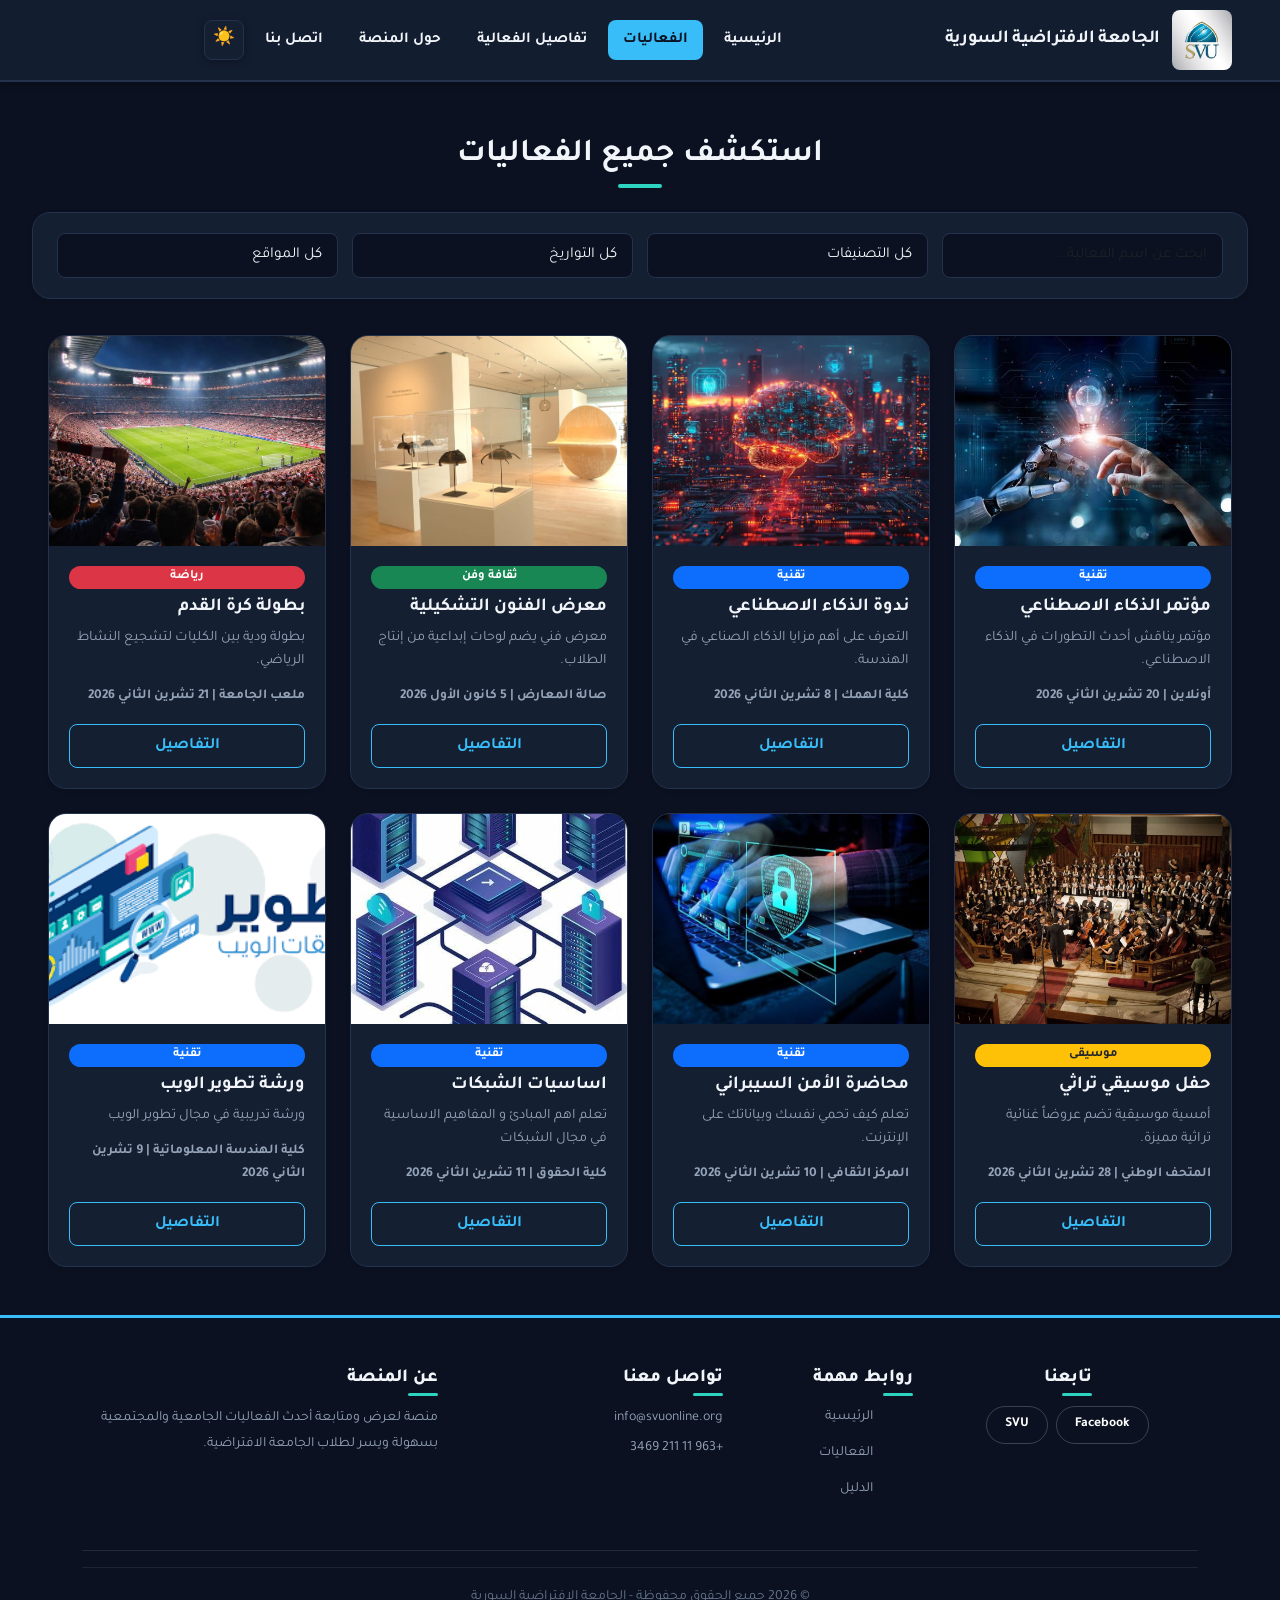
<file: events.html>
<!DOCTYPE html>
<html lang="ar" dir="rtl">

<head>
    <meta charset="UTF-8">
    <meta name="viewport" content="width=device-width, initial-scale=1.0">
    <title>جميع الفعاليات - المنصة الجامعية</title>

    <!-- Bootstrap -->
    <link href="https://cdn.jsdelivr.net/npm/bootstrap@5.3.3/dist/css/bootstrap.min.css" rel="stylesheet">

    <!-- CSS -->
    <link rel="stylesheet" href="assets/css/style.css">
</head>

<body>
    <header>
        <div id="custom-alert" class="alert alert-success position-fixed top-0 start-50 translate-middle-x mt-3"
            style="z-index: 2000; display: none; min-width: 300px;">
            <div class="d-flex align-items-center">
                <span class="me-2"></span>
                <span>تم تسجيل اهتمامك بهذه الفعالية!</span>
            </div>
        </div>


        <nav class="navbar navbar-expand-lg">
            <div class="container-fluid px-4">
                <div class="logo d-flex align-items-center">
                    <img src="assets/img/syrianvirtualuniversity_logo.jfif" alt="شعار الجامعة" style="height: 60px;"
                        class="SVU">
                    <span class="ms-2 fw-bold text-white">الجامعة الافتراضية السورية</span>
                </div>

                <!-- زر القائمة للجوال (Bootstrap collapse) -->
                <button class="navbar-toggler" type="button" data-bs-toggle="collapse" data-bs-target="#navMenu" aria-controls="navMenu" aria-expanded="false" aria-label="تبديل القائمة">
                    <span class="navbar-toggler-icon"></span>
                </button>
                <div class="collapse navbar-collapse" id="navMenu">
                <div class="nav-links d-flex align-items-center">
                    <a href="index.html" class="nav-link text-white px-3">الرئيسية</a>
                    <a href="events.html" class="nav-link text-white px-3 active">الفعاليات</a>
                    <a href="event.html" class="nav-link text-white px-3">تفاصيل الفعالية</a>
                    <a href="about.html" class="nav-link text-white px-3">حول المنصة</a>
                    <a href="contact.html" class="nav-link text-white px-3">اتصل بنا</a>

                    <div class="theme-switch-wrapper ms-3">
                        <button id="darkModeToggle" class="theme-btn" title="تبديل الإضاءة">
                            <span id="theme-icon">🌙</span>
                        </button>
                    </div>
                </div>
            </div>
            </div>
        </nav>
    </header>
    <main>
        <h2 class="section-title text-center mt-5 mb-4 fw-bold">استكشف جميع الفعاليات</h2>

        <div class="toolbar shadow-sm border">
            <input type="text" id="searchInput" class="form-control" placeholder="ابحث عن اسم الفعالية..."
                onkeyup="applyFilters()">

            <select id="categoryFilter" class="form-select" onchange="applyFilters()">
                <option value="الكل">كل التصنيفات</option>
                <option value="تقنية">تقنية</option>
                <option value="رياضة">رياضة</option>
                <option value="موسيقى">موسيقى</option>
                <option value="ثقافة">ثقافة وفن</option>
            </select>

            <!-- فلترة حسب التاريخ (الشهر) -->
            <select id="monthFilter" class="form-select" onchange="applyFilters()">
                <option value="الكل">كل التواريخ</option>
                <option value="2026-11">تشرين الثاني 2026</option>
                <option value="2026-12">كانون الأول 2026</option>
            </select>

            <select id="locationFilter" class="form-select" onchange="applyFilters()">
                <option value="الكل">كل المواقع</option>
                <option value="online">أونلاين</option>
                <option value="campus">داخل الجامعة</option>
                <option value="cultural-center">المركز الثقافي</option>
                <option value="museum">المتحف الوطني</option>
            </select>
        </div>

        <div class="container-fluid px-5 mb-5">
            <div class="row g-4" id="eventsGrid">

                <div class="col-12 col-md-6 col-lg-3 filter-item" data-date="2026-11-20" data-category="تقنية" data-location="online">
                    <div class="crd h-100 shadow-sm border card">
                        <img src="assets/img/events 1.jpeg" class="card-img-top" alt="مؤتمر">
                        <div class="card-body">
                            <span class="badge bg-primary mb-2">تقنية</span>
                            <h3 class="h5 fw-bold card-title">مؤتمر الذكاء الاصطناعي</h3>
                            <p class="card-text text-muted small">مؤتمر يناقش أحدث التطورات في الذكاء الاصطناعي.</p>
                            <div class="details small mb-3 text-secondary"> أونلاين | 20 تشرين الثاني 2026</div>
                            <a href="event.html?id=ai-conference"
                                class="btn btn-outline-primary w-100 mt-auto">التفاصيل</a>
                        </div>
                    </div>
                </div>

                <div class="col-12 col-md-6 col-lg-3 filter-item" data-date="2026-11-08" data-category="تقنية" data-location="campus">
                    <div class="crd h-100 shadow-sm border card">
                        <img src="assets/img/events 2.webp" class="card-img-top" alt="ندوة">
                        <div class="card-body">
                            <span class="badge bg-primary mb-2">تقنية</span>
                            <h3 class="h5 fw-bold card-title">ندوة الذكاء الاصطناعي</h3>
                            <p class="card-text text-muted small">التعرف على أهم مزايا الذكاء الصناعي في الهندسة.</p>
                            <div class="details small mb-3 text-secondary"> كلية الهمك | 8 تشرين الثاني 2026</div>
                            <a href="event.html?id=ai-seminar"
                                class="btn btn-outline-primary w-100 mt-auto">التفاصيل</a>
                        </div>
                    </div>
                </div>

                <div class="col-12 col-md-6 col-lg-3 filter-item" data-date="2026-12-05" data-category="ثقافة" data-location="museum">
                    <div class="crd h-100 shadow-sm border card">
                        <img src="assets/img/art.webp" class="card-img-top" alt="معرض">
                        <div class="card-body">
                            <span class="badge bg-success mb-2">ثقافة وفن</span>
                            <h3 class="h5 fw-bold card-title">معرض الفنون التشكيلية</h3>
                            <p class="card-text text-muted small">معرض فني يضم لوحات إبداعية من إنتاج الطلاب.</p>
                            <div class="details small mb-3 text-secondary"> صالة المعارض | 5 كانون الأول 2026</div>
                            <a href="event.html?id=art-exhibition"
                                class="btn btn-outline-primary w-100 mt-auto">التفاصيل</a>
                        </div>
                    </div>
                </div>

                <div class="col-12 col-md-6 col-lg-3 filter-item" data-date="2026-11-21" data-category="رياضة" data-location="campus">
                    <div class="crd h-100 shadow-sm border card">
                        <img src="assets/img/events 3.jpg" class="card-img-top" alt="كرة قدم">
                        <div class="card-body">
                            <span class="badge bg-danger mb-2">رياضة</span>
                            <h3 class="h5 fw-bold card-title">بطولة كرة القدم</h3>
                            <p class="card-text text-muted small">بطولة ودية بين الكليات لتشجيع النشاط الرياضي.</p>
                            <div class="details small mb-3 text-secondary"> ملعب الجامعة | 21 تشرين الثاني 2026</div>
                            <a href="event.html?id=football-match"
                                class="btn btn-outline-primary w-100 mt-auto">التفاصيل</a>
                        </div>
                    </div>
                </div>

                <div class="col-12 col-md-6 col-lg-3 filter-item" data-date="2026-11-28" data-category="موسيقى" data-location="museum">
                    <div class="crd h-100 shadow-sm border card">
                        <img src="assets/img/events 4.jpg" class="card-img-top" alt="حفل">
                        <div class="card-body">
                            <span class="badge bg-warning text-dark mb-2">موسيقى</span>
                            <h3 class="h5 fw-bold card-title">حفل موسيقي تراثي</h3>
                            <p class="card-text text-muted small">أمسية موسيقية تضم عروضاً غنائية تراثية مميزة.</p>
                            <div class="details small mb-3 text-secondary"> المتحف الوطني | 28 تشرين الثاني 2026</div>
                            <a href="event.html?id=music-concert"
                                class="btn btn-outline-primary w-100 mt-auto">التفاصيل</a>
                        </div>
                    </div>
                </div>

                <div class="col-12 col-md-6 col-lg-3 filter-item" data-date="2026-11-10" data-category="تقنية" data-location="cultural-center">
                    <div class="crd h-100 shadow-sm border card">
                        <img src="assets/img/events 5.jpg" class="card-img-top" alt="أمن سيبراني">
                        <div class="card-body">
                            <span class="badge bg-primary mb-2">تقنية</span>
                            <h3 class="h5 fw-bold card-title">محاضرة الأمن السيبراني</h3>
                            <p class="card-text text-muted small">تعلم كيف تحمي نفسك وبياناتك على الإنترنت.</p>
                            <div class="details small mb-3 text-secondary"> المركز الثقافي | 10 تشرين الثاني 2026</div>
                            <a href="event.html?id=cyber-security"
                                class="btn btn-outline-primary w-100 mt-auto">التفاصيل</a>
                        </div>
                    </div>
                </div>

                <div class="col-12 col-md-6 col-lg-3 filter-item" data-date="2026-11-11" data-category="تقنية" data-location="campus">
                    <div class="crd h-100 shadow-sm border card">
                        <img src="assets/img/events 6.jfif" class="card-img-top" alt="شبكات">
                        <div class="card-body">
                            <span class="badge bg-primary mb-2">تقنية</span>
                            <h3 class="h5 fw-bold card-title">اساسيات الشبكات</h3>
                            <p class="card-text text-muted small">تعلم اهم المبادئ و المفاهيم الاساسية في مجال الشبكات
                            </p>
                            <div class="details small mb-3 text-secondary"> كلية الحقوق | 11 تشرين الثاني 2026</div>
                            <a href="event.html?id=network-basics"
                                class="btn btn-outline-primary w-100 mt-auto">التفاصيل</a>
                        </div>
                    </div>
                </div>

                <div class="col-12 col-md-6 col-lg-3 filter-item" data-date="2026-11-09" data-category="تقنية" data-location="campus">
                    <div class="crd h-100 shadow-sm border card">
                        <img src="assets/img/تطوير الويب.png" class="card-img-top" alt="ويب">
                        <div class="card-body">
                            <span class="badge bg-primary mb-2">تقنية</span>
                            <h3 class="h5 fw-bold card-title">ورشة تطوير الويب</h3>
                            <p class="card-text text-muted small">ورشة تدريبية في مجال تطوير الويب</p>
                            <div class="details small mb-3 text-secondary"> كلية الهندسة المعلوماتية | 9 تشرين الثاني 2026
                            </div>
                            <a href="event.html?id=web-workshop"
                                class="btn btn-outline-primary w-100 mt-auto">التفاصيل</a>
                        </div>
                    </div>
                </div>

            </div>
        </div>
    </main>
    <footer class="site-footer bg-dark text-white pt-5 pb-3">
        <div class="container text-end">
            <div class="row g-4 flex-row-reverse">

                <div class="col-md-4">
                    <h5 class="footer-heading mb-3">عن المنصة</h5>
                    <p class="footer-text small">منصة لعرض ومتابعة أحدث الفعاليات الجامعية والمجتمعية بسهولة ويسر لطلاب
                        الجامعة الافتراضية.</p>
                </div>

                <div class="col-md-3">
                    <h5 class="footer-heading mb-3">تواصل معنا</h5>
                    <p class="footer-text small mb-1">info@svuonline.org </p>
                    <p class="footer-text small">+963 11 211 3469 </p>
                </div>

                <div class="col-md-2">
                    <h5 class="footer-heading mb-3">روابط مهمة</h5>
                    <ul class="list-unstyled small">
                        <li class="mb-1"><a href="index.html" class="footer-link">الرئيسية</a></li>
                        <li class="mb-1"><a href="events.html" class="footer-link">الفعاليات</a></li>
                        <li class="mb-1"><a href="about.html" class="footer-link">الدليل</a></li>
                    </ul>
                </div>

                <div class="col-md-3 text-center">
                    <h5 class="footer-heading mb-3">تابعنا</h5>
                    <div class="d-flex justify-content-center gap-2">
                        <a href="https://www.facebook.com/share/1CD3yiC2pG/" target="_blank"
                            class="footer-social-btn">Facebook</a>
                        <a href="https://svuis.svuonline.org/SVUIS/index.php" target="_blank"
                            class="footer-social-btn">SVU</a>
                    </div>
                </div>
            </div>

            <hr class="mt-4 border-secondary opacity-25">
            <div class="text-center small footer-copyright">
                © 2026 جميع الحقوق محفوظة - الجامعة الافتراضية السورية
            </div>
        </div>
    </footer>

    <button id="backToTop" class="btn btn-primary rounded-circle position-fixed bottom-0 start-0 m-4"
        onclick="scrollToTop()" style="display:none; z-index: 1000;">↑</button>

    <!-- JS Scripts -->
    <script src="https://cdn.jsdelivr.net/npm/bootstrap@5.3.0/dist/js/bootstrap.bundle.min.js"></script>
    <script src="assets/js/main.js"></script>
</body>

</html>
</file>
<file: assets/css/style.css>
@import url('https://fonts.googleapis.com/css2?family=Tajawal:wght@400;500;700;800;900&display=swap');
@import url('https://cdn.jsdelivr.net/npm/bootstrap-icons@1.11.3/font/bootstrap-icons.min.css');

/* ===== 1. Base Styles & Variables ===== */
:root {
    --primary: #1e40af;
    --primary-hover: #1e3a8a;
    --secondary: #0d9488;
    --secondary-hover: #0f766e;
    --accent: #f59e0b;
    --gradient-main: linear-gradient(135deg, #1e40af 0%, #0d9488 100%);
    --gradient-card: linear-gradient(180deg, rgba(30, 64, 175, 0.04) 0%, rgba(255, 255, 255, 0) 100%);
    --bg-body: #f4f7fb;
    --bg-surface: #ffffff;
    --bg-glass: rgba(255, 255, 255, 0.95);
    --text-main: #0f172a;
    --text-muted: #64748b;
    --border-color: #e2e8f0;
    --shadow-sm: 0 2px 8px rgba(15, 23, 42, 0.05);
    --shadow-md: 0 8px 20px -3px rgba(15, 23, 42, 0.08);
    --shadow-lg: 0 16px 30px -4px rgba(30, 64, 175, 0.14);
    --radius-sm: 8px;
    --radius-md: 14px;
    --radius-lg: 18px;
    --radius-pill: 50px;
    --primary-color: #1e40af;
    --accent-color: #f59e0b;
}

body.dark-mode {
    --bg-body: #0b1120;
    --bg-surface: #151f32;
    --bg-glass: rgba(21, 31, 50, 0.95);
    --text-main: #f1f5f9;
    --text-muted: #94a3b8;
    --border-color: #24324d;
    --shadow-sm: 0 2px 8px rgba(0, 0, 0, 0.3);
    --shadow-md: 0 8px 20px -3px rgba(0, 0, 0, 0.4);
    --shadow-lg: 0 16px 30px -4px rgba(13, 148, 136, 0.2);
    --primary: #38bdf8;
    --primary-hover: #7dd3fc;
    --secondary: #2dd4bf;
    --accent: #fbbf24;
    --gradient-main: linear-gradient(135deg, #0284c7 0%, #0d9488 100%);
    --primary-color: #38bdf8;
    --accent-color: #fbbf24;
}

body {
    padding-top: 88px;
    margin: 0;
    font-family: 'Tajawal', sans-serif;
    direction: rtl;
    background-color: var(--bg-body);
    color: var(--text-main);
    line-height: 1.7;
    transition: background-color 0.3s ease, color 0.3s ease;
    overflow-x: hidden;
}

/* ===== 2. Navbar & Navigation ===== */
.navbar {
    position: fixed;
    top: 0;
    left: 0;
    right: 0;
    width: 100%;
    z-index: 1000;
    display: flex;
    align-items: center;
    justify-content: space-between;
    background: var(--bg-glass) !important;
    backdrop-filter: blur(12px);
    -webkit-backdrop-filter: blur(12px);
    border-bottom: 2px solid var(--border-color);
    box-shadow: var(--shadow-sm);
    padding: 10px 24px;
    transition: all 0.3s ease;
}

.logo {
    display: flex;
    align-items: center;
}

.logo img, .SVU {
    height: 48px;
    margin-left: 12px;
    border-radius: var(--radius-sm);
    object-fit: contain;
}

.logo span {
    font-weight: 800;
    font-size: 1.15rem;
    color: var(--text-main) !important;
    letter-spacing: -0.3px;
}

.navbar .nav-links,
.navbar-nav {
    display: flex;
    align-items: center;
    justify-content: center;
    gap: 6px;
    margin: 0 auto;
    padding: 0;
    list-style: none;
}

.nav-links a,
.nav-link {
    position: relative;
    color: var(--text-main) !important;
    font-weight: 600;
    font-size: 0.95rem;
    text-decoration: none;
    padding: 7px 15px !important;
    border-radius: var(--radius-sm);
    transition: all 0.2s ease;
}

.nav-link:hover,
.nav-links a:hover {
    color: var(--primary) !important;
    background-color: rgba(30, 64, 175, 0.08);
}

.nav-link.active,
.nav-links a.active {
    background-color: var(--primary) !important;
    color: #ffffff !important;
    font-weight: 700;
}

body.dark-mode .nav-link.active,
body.dark-mode .nav-links a.active {
    background-color: var(--primary) !important;
    color: #0b1120 !important;
}

.nav-link::after {
    display: none;
}

/* ===== 3. Theme Toggle Button ===== */
.theme-switch-wrapper {
    display: flex;
    align-items: center;
}

.theme-btn {
    width: 40px;
    height: 40px;
    border-radius: var(--radius-sm);
    border: 1.5px solid var(--border-color);
    background: var(--bg-surface);
    color: var(--text-main);
    cursor: pointer;
    box-shadow: var(--shadow-sm);
    transition: all 0.25s ease;
    display: inline-flex;
    align-items: center;
    justify-content: center;
    font-size: 1.1rem;
    padding: 0;
}

.theme-btn:hover {
    border-color: var(--primary);
    color: var(--primary);
    transform: translateY(-2px);
}

body.dark-mode .theme-btn {
    background: var(--bg-surface);
    border-color: var(--border-color);
    color: #facc15;
}

/* ===== 4. Titles & Headings ===== */
.section-title,
.title {
    font-weight: 800;
    color: var(--text-main);
    text-align: center;
    position: relative;
    margin-bottom: 32px;
}

.section-title::after,
.title::after {
    content: '';
    display: block;
    width: 44px;
    height: 4px;
    background: var(--secondary);
    margin: 10px auto 0;
    border-radius: var(--radius-pill);
}

/* ===== 5. Sliders & Carousels ===== */
.carousel-container {
    max-width: 960px;
    margin: 0 auto;
}

#mainEventsCarousel {
    border-radius: var(--radius-lg);
    overflow: hidden;
    box-shadow: var(--shadow-md);
    border: 1px solid var(--border-color);
}

.carousel-item {
    height: 420px;
    position: relative;
    background: #0f172a;
}

.carousel-item img {
    height: 100%;
    width: 100%;
    object-fit: cover;
    filter: brightness(0.78);
    transition: transform 0.5s ease;
}

.carousel-item:hover img {
    transform: scale(1.02);
}

.carousel-caption {
    position: absolute;
    inset: auto 24px 24px auto;
    max-width: 650px;
    background: rgba(15, 23, 42, 0.85);
    backdrop-filter: blur(10px);
    -webkit-backdrop-filter: blur(10px);
    border: 1px solid rgba(255, 255, 255, 0.15);
    padding: 22px 28px;
    text-align: right;
    border-radius: var(--radius-md);
    box-shadow: var(--shadow-md);
}

.carousel-caption h3 {
    font-size: 1.6rem;
    font-weight: 800;
    color: #ffffff;
    margin-bottom: 6px;
}

.carousel-caption p {
    color: #cbd5e1;
    font-size: 0.95rem;
    margin-bottom: 12px;
}

.carousel-caption .badge {
    background: var(--secondary) !important;
    color: #ffffff !important;
    padding: 6px 16px;
    border-radius: var(--radius-pill);
    font-weight: 700;
    font-size: 0.85rem;
}

.carousel-indicators [data-bs-target] {
    width: 20px;
    height: 5px;
    border-radius: var(--radius-pill);
    background-color: rgba(255, 255, 255, 0.5);
    border: none;
    transition: all 0.25s ease;
}

.carousel-indicators .active {
    width: 32px;
    background-color: var(--secondary);
}

#sliderImages {
    position: relative;
    width: 100%;
    height: 420px;
    overflow: hidden;
    background-color: #0b1120;
    border-radius: var(--radius-lg);
    border: 1px solid var(--border-color);
}

#sliderImages img.slider-img {
    width: 100%;
    height: 420px;
    object-fit: cover;
    display: none;
    opacity: 0;
    transition: opacity 0.35s ease-in-out;
}

#sliderImages img.slider-img.active {
    display: block;
    opacity: 1;
}

/* ===== 6. Filter Controls & Badges ===== */
.filter-item {
    transition: all 0.3s ease;
    display: block;
}

.categories {
    display: flex;
    justify-content: center;
    gap: 10px;
    margin: 20px 0 32px;
    flex-wrap: wrap;
}

.custom-badge,
.filter-btn {
    padding: 9px 20px;
    border-radius: var(--radius-pill);
    font-weight: 700;
    font-size: 0.95rem;
    background-color: var(--bg-surface);
    color: var(--text-main);
    border: 1.5px solid var(--border-color);
    box-shadow: var(--shadow-sm);
    cursor: pointer;
    transition: all 0.25s ease;
    text-decoration: none;
}

.custom-badge:hover,
.filter-btn:hover {
    border-color: var(--primary);
    color: var(--primary);
    transform: translateY(-2px);
}

.custom-badge.active,
.filter-btn.active {
    background-color: var(--primary) !important;
    border-color: var(--primary) !important;
    color: #ffffff !important;
    transform: translateY(-2px);
    box-shadow: var(--shadow-md);
}

body.dark-mode .custom-badge.active,
body.dark-mode .filter-btn.active {
    background-color: var(--primary) !important;
    color: #0b1120 !important;
}

/* ===== 7. Cards & Grid Layouts ===== */
.crd,
.filter-item .card,
.guide-page-member,
.info-box,
.policy-box,
.contact-page-box {
    background-color: var(--bg-surface);
    border: 1px solid var(--border-color) !important;
    border-radius: var(--radius-lg);
    box-shadow: var(--shadow-sm);
    transition: all 0.3s ease;
    overflow: hidden;
}

.crd:hover,
.filter-item .card:hover,
.guide-page-member:hover {
    transform: translateY(-6px);
    box-shadow: var(--shadow-md);
    border-color: rgba(30, 64, 175, 0.3) !important;
}

.crd {
    position: relative;
    cursor: pointer;
    background: var(--bg-surface);
    height: 100%;
}

.crd img,
.card-img-top {
    width: 100%;
    height: 210px;
    object-fit: cover;
    transition: transform 0.4s ease;
}

.crd:hover img,
.filter-item .card:hover .card-img-top {
    transform: scale(1.05);
}

.overlay {
    position: absolute;
    bottom: 0;
    left: 0;
    right: 0;
    background: linear-gradient(0deg, rgba(15, 23, 42, 0.95) 0%, rgba(15, 23, 42, 0.4) 65%, transparent 100%);
    color: #ffffff;
    padding: 24px 16px 14px;
    text-align: center;
}

.overlay h3 {
    font-size: 1.15rem;
    font-weight: 700;
    color: #ffffff;
    margin: 0;
}

.filter-item .card .card-body {
    padding: 20px;
    display: flex;
    flex-direction: column;
}

.filter-item .card .card-title {
    font-weight: 800;
    font-size: 1.15rem;
    color: var(--text-main);
    margin-bottom: 8px;
}

.filter-item .card .card-text {
    color: var(--text-muted);
    font-size: 0.9rem;
    line-height: 1.6;
    margin-bottom: 12px;
}

.filter-item .card .details {
    color: var(--text-muted);
    font-size: 0.85rem;
    font-weight: 600;
    margin-bottom: 16px;
}

.filter-item .card .btn-outline-primary {
    background-color: transparent;
    border: 1.5px solid var(--primary);
    color: var(--primary) !important;
    border-radius: var(--radius-sm);
    padding: 9px 18px;
    font-weight: 700;
    transition: all 0.25s ease;
    text-align: center;
}

.filter-item .card .btn-outline-primary:hover {
    background-color: var(--primary);
    color: #ffffff !important;
    transform: translateY(-2px);
    box-shadow: var(--shadow-sm);
}

body.dark-mode .filter-item .card .btn-outline-primary:hover {
    color: #0b1120 !important;
}

.badge {
    border-radius: var(--radius-pill);
    padding: 5px 14px;
    font-weight: 700;
    font-size: 0.8rem;
}

/* ===== 8. Toolbar & Search Controls ===== */
.toolbar {
    background: var(--bg-surface);
    padding: 20px 24px;
    border-radius: var(--radius-lg);
    margin: 20px auto 36px;
    max-width: 95%;
    display: flex;
    gap: 14px;
    flex-wrap: wrap;
    box-shadow: var(--shadow-sm);
    border: 1px solid var(--border-color);
}

.toolbar input,
.toolbar select,
.form-control,
.form-select {
    flex: 1;
    min-width: 200px;
    background-color: var(--bg-body);
    border: 1.5px solid var(--border-color);
    color: var(--text-main);
    border-radius: var(--radius-sm);
    padding: 10px 15px;
    font-family: 'Tajawal', sans-serif;
    font-size: 0.95rem;
}

.toolbar input:focus,
.toolbar select:focus,
.form-control:focus,
.form-select:focus {
    background-color: var(--bg-surface);
    border-color: var(--primary);
    box-shadow: 0 0 0 3px rgba(30, 64, 175, 0.15);
    color: var(--text-main);
    outline: none;
}

/* ===== 9. Guide Page Styles ===== */
.guide-page-member {
    background: var(--bg-surface);
    padding: 24px 18px;
    border-radius: var(--radius-lg);
    text-align: center;
    border: 1px solid var(--border-color);
    box-shadow: var(--shadow-sm);
    transition: all 0.3s ease;
    height: 100%;
}

.guide-page-member img {
    width: 96px;
    height: 96px;
    object-fit: cover;
    border-radius: 50%;
    margin-bottom: 14px;
    border: 3px solid var(--border-color);
    outline: 2px solid var(--primary);
    outline-offset: 2px;
}

.guide-page-member h5 {
    font-weight: 800;
    font-size: 1.15rem;
    color: var(--text-main);
    margin-bottom: 4px;
}

.guide-page-member p {
    color: var(--primary) !important;
    font-weight: 700;
    font-size: 0.88rem;
    margin-bottom: 8px;
}

.guide-page-member .badge {
    background-color: rgba(13, 148, 136, 0.12) !important;
    color: var(--secondary) !important;
    border-radius: var(--radius-pill);
    font-weight: 700;
    padding: 5px 12px;
}

.info-box,
.policy-box {
    background: var(--bg-surface);
    border-radius: var(--radius-lg);
    padding: 26px;
    border: 1px solid var(--border-color) !important;
    box-shadow: var(--shadow-sm);
    height: 100%;
    position: relative;
}

.info-box {
    border-top: 4px solid var(--primary) !important;
}

.policy-box {
    border-right: 4px solid var(--secondary) !important;
}

.info-box h2,
.policy-box h2 {
    font-weight: 800;
    color: var(--text-main) !important;
    font-size: 1.25rem;
    margin-bottom: 12px;
}

.guide-page-btn {
    display: inline-block;
    padding: 12px 34px;
    background-color: var(--primary);
    color: #ffffff !important;
    text-decoration: none;
    border-radius: var(--radius-pill);
    font-weight: 700;
    font-size: 1.05rem;
    box-shadow: var(--shadow-sm);
    transition: all 0.25s ease;
    border: none;
}

.guide-page-btn:hover {
    background-color: var(--primary-hover);
    transform: translateY(-2px);
    box-shadow: var(--shadow-md);
}

/* ===== 10. Contact Page Styles ===== */
.contact-page-box {
    background: var(--bg-surface);
    padding: 32px;
    border-radius: var(--radius-lg);
    border: 1px solid var(--border-color);
    box-shadow: var(--shadow-sm);
    height: 100%;
}

.contact-page-info {
    background: linear-gradient(145deg, #1e3a8a 0%, #0f172a 100%) !important;
    color: #ffffff !important;
    border-radius: var(--radius-lg);
    padding: 32px;
    box-shadow: var(--shadow-md);
    border: none !important;
}

.contact-page-info h3,
.contact-page-info h4,
.contact-page-info h5,
.contact-page-info strong,
.contact-page-info p {
    color: #ffffff !important;
}

.contact-page-info .info-item {
    background: rgba(255, 255, 255, 0.08);
    border-radius: var(--radius-sm);
    padding: 12px 16px;
    margin-bottom: 12px;
    transition: all 0.2s ease;
    border: 1px solid rgba(255, 255, 255, 0.15);
}

.contact-page-info .info-item:hover {
    background: rgba(255, 255, 255, 0.16);
    transform: translateX(-4px);
}

.contact-page-error {
    color: #ef4444;
    font-size: 0.85rem;
    font-weight: 600;
    margin-top: 4px;
    min-height: 20px;
}

.map-container {
    border-radius: var(--radius-lg);
    overflow: hidden;
    box-shadow: var(--shadow-md);
    border: 1px solid var(--border-color);
}

.contact-page-btn {
    background-color: var(--primary);
    border: none;
    color: #ffffff;
    border-radius: var(--radius-sm);
    padding: 11px 24px;
    font-weight: 700;
    font-size: 1rem;
    width: 100%;
    transition: all 0.25s ease;
}

.contact-page-btn:hover {
    background-color: var(--primary-hover);
    transform: translateY(-2px);
    box-shadow: var(--shadow-sm);
}

/* ===== 11. Alerts & Actions ===== */
#alert-container {
    position: fixed;
    top: 20px;
    left: 50%;
    transform: translateX(-50%);
    z-index: 10000;
    min-width: 320px;
    max-width: 90%;
}

.btn-primary {
    background-color: var(--primary);
    border: none;
    border-radius: var(--radius-sm);
    padding: 10px 22px;
    font-weight: 700;
    transition: all 0.25s ease;
}

.btn-primary:hover {
    background-color: var(--primary-hover);
    transform: translateY(-2px);
    box-shadow: var(--shadow-sm);
}

.btn-outline-secondary {
    border: 1.5px solid var(--border-color);
    border-radius: var(--radius-sm);
    padding: 10px 22px;
    font-weight: 700;
    color: var(--text-main);
    background: var(--bg-surface);
    transition: all 0.25s ease;
}

.btn-outline-secondary:hover {
    background: var(--bg-body);
    border-color: var(--border-color);
    color: var(--text-main);
    transform: translateY(-2px);
}

/* ===== 12. Footer ===== */
.site-footer {
    background: #0b1120 !important;
    color: #94a3b8 !important;
    border-top: 3px solid var(--primary);
    padding-top: 48px;
    padding-bottom: 24px;
    font-family: 'Tajawal', sans-serif;
}

.footer-heading {
    font-size: 1.15rem;
    font-weight: 800;
    color: #ffffff;
    margin-bottom: 18px;
    position: relative;
    display: inline-block;
}

.footer-heading::after {
    content: "";
    position: absolute;
    bottom: -6px;
    right: 0;
    width: 30px;
    height: 3px;
    background: var(--secondary);
    border-radius: var(--radius-pill);
}

.footer-text {
    color: #94a3b8;
    line-height: 1.8;
}

.footer-link {
    color: #94a3b8;
    text-decoration: none;
    transition: all 0.2s ease;
    display: inline-block;
    margin-bottom: 8px;
}

.footer-link:hover {
    color: var(--secondary);
    transform: translateX(-4px);
}

.footer-social-btn {
    display: inline-block;
    padding: 6px 18px;
    border: 1px solid rgba(255, 255, 255, 0.2);
    border-radius: var(--radius-pill);
    color: #ffffff;
    text-decoration: none;
    font-size: 0.85rem;
    font-weight: 600;
    transition: all 0.2s ease;
}

.footer-social-btn:hover {
    background-color: var(--secondary);
    border-color: var(--secondary);
    color: #ffffff;
}

.footer-copyright {
    color: #64748b;
    border-top: 1px solid rgba(255, 255, 255, 0.08);
    padding-top: 18px;
}

/* ===== 13. Back to Top Button ===== */
#backToTop,
.site-footer-top-btn {
    display: none;
    position: fixed;
    bottom: 24px;
    left: 24px;
    background-color: var(--primary) !important;
    border: none !important;
    width: 44px;
    height: 44px;
    border-radius: var(--radius-sm);
    z-index: 1000;
    cursor: pointer;
    box-shadow: var(--shadow-md);
    color: #ffffff !important;
    align-items: center;
    justify-content: center;
    font-size: 1.25rem;
    transition: all 0.25s ease;
}

#backToTop:hover {
    transform: translateY(-3px);
    background-color: var(--primary-hover) !important;
}

/* ===== 14. Dark Mode ===== */
body.dark-mode {
    background-color: var(--bg-body) !important;
    color: var(--text-main) !important;
}

body.dark-mode .navbar {
    background: var(--bg-glass) !important;
    border-bottom-color: var(--border-color);
}

body.dark-mode .card,
body.dark-mode .crd,
body.dark-mode .custom-card,
body.dark-mode .info-box,
body.dark-mode .policy-box,
body.dark-mode .contact-page-box,
body.dark-mode .guide-page-member,
body.dark-mode .toolbar,
body.dark-mode .event-info-box,
body.dark-mode .bg-white,
body.dark-mode .bg-light {
    background-color: var(--bg-surface) !important;
    color: var(--text-main) !important;
    border-color: var(--border-color) !important;
}

body.dark-mode h1,
body.dark-mode h2,
body.dark-mode h3,
body.dark-mode h4,
body.dark-mode h5,
body.dark-mode h6,
body.dark-mode .card-title,
body.dark-mode strong {
    color: var(--text-main) !important;
}

body.dark-mode .text-muted,
body.dark-mode .text-secondary {
    color: var(--text-muted) !important;
}

body.dark-mode .custom-badge {
    background-color: var(--bg-surface) !important;
    color: var(--text-main) !important;
    border-color: var(--border-color) !important;
}

body.dark-mode .form-control,
body.dark-mode .form-select,
body.dark-mode textarea {
    background-color: var(--bg-body) !important;
    color: var(--text-main) !important;
    border-color: var(--border-color) !important;
}

/* ===== 15. Responsive Queries ===== */
@media (max-width: 991px) {
    .navbar {
        padding: 10px 16px;
    }
    .navbar .nav-links {
        flex-wrap: wrap;
        gap: 4px;
    }
}

@media (max-width: 768px) {
    body {
        padding-top: 100px;
    }
    .carousel-item {
        height: 330px;
    }
    .carousel-caption {
        inset: auto 12px 12px 12px;
        padding: 16px;
    }
    .carousel-caption h3 {
        font-size: 1.3rem;
    }
    .toolbar {
        flex-direction: column;
    }
    .toolbar input,
    .toolbar select {
        min-width: 100%;
    }
}


/* ===== 16. Navbar toggler (جوال) ===== */
.navbar-toggler { border-color: var(--border-color); }
body.dark-mode .navbar-toggler-icon { filter: invert(1); }
@media (max-width: 991px) {
    .navbar .nav-links {
        flex-direction: column;
        align-items: stretch !important;
        padding: 10px 0;
    }
    .navbar .theme-switch-wrapper { margin: 8px 0 0 !important; }
}
</file>
